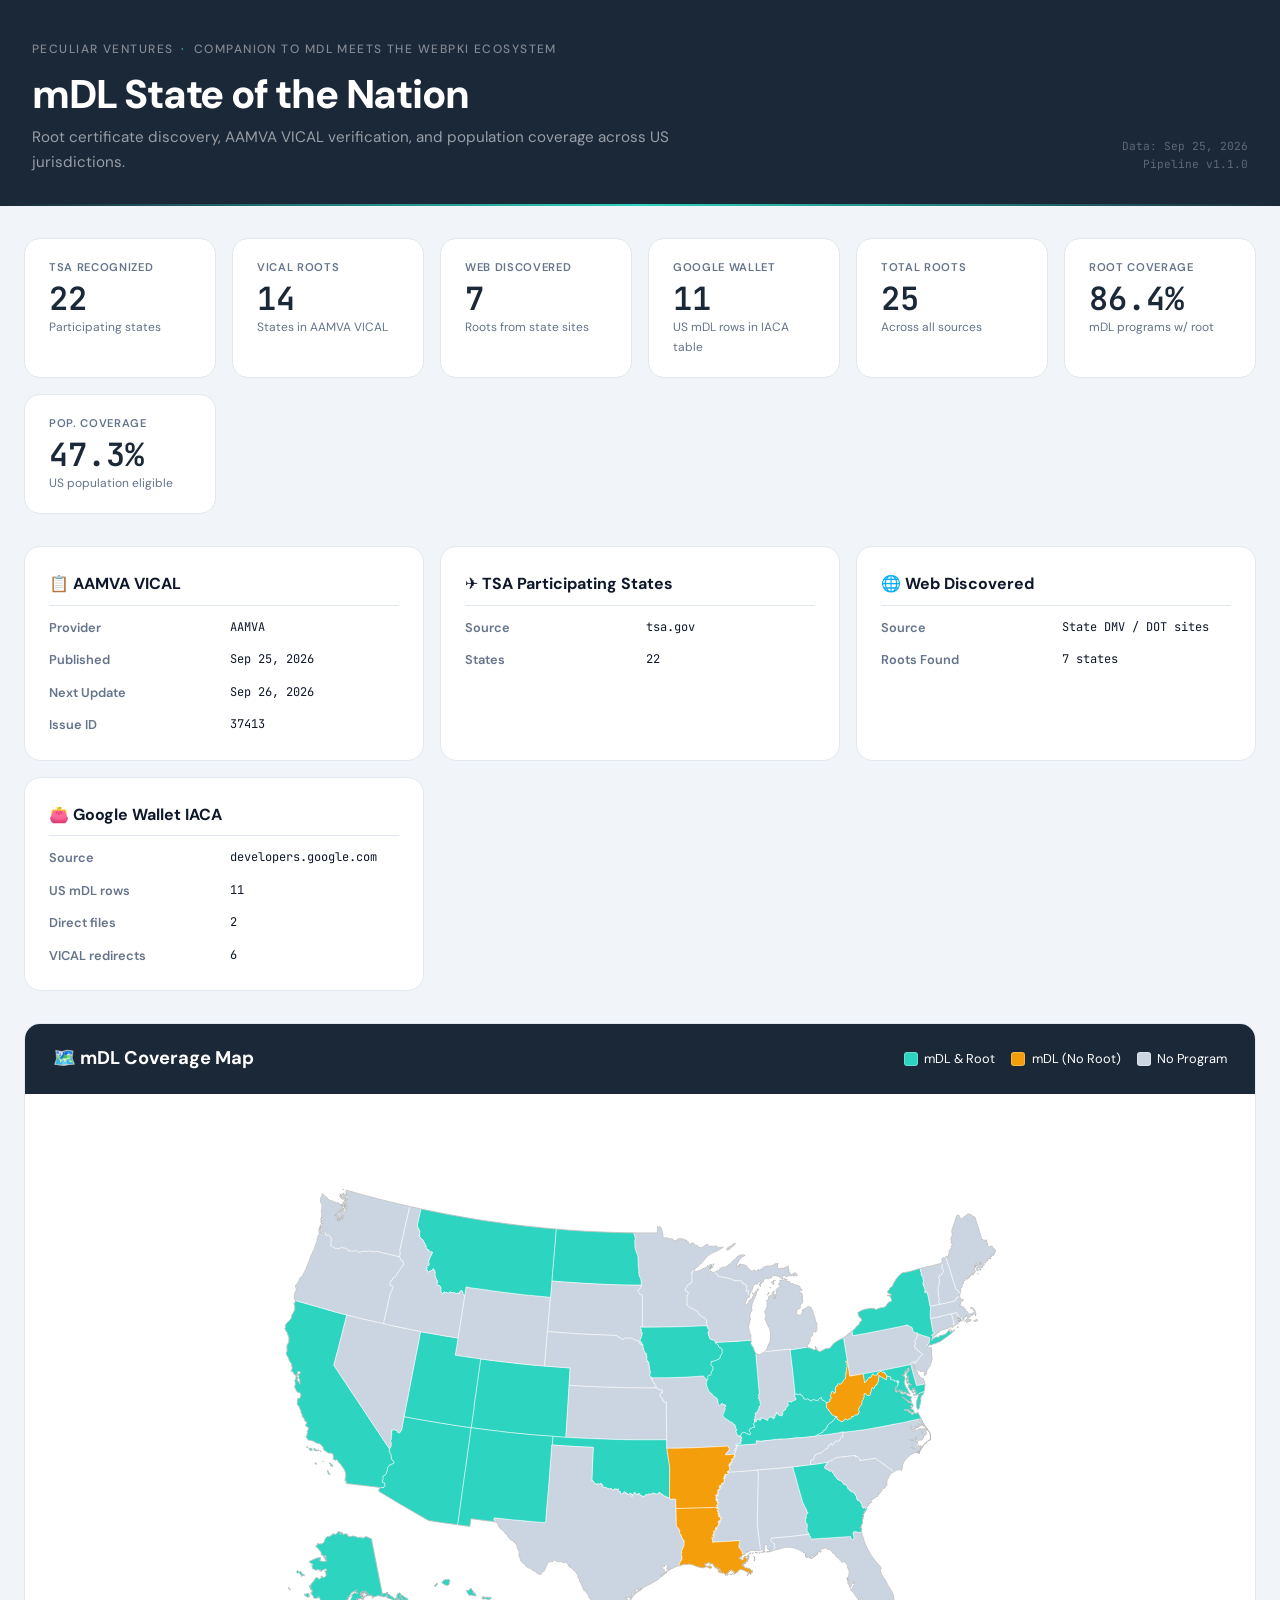
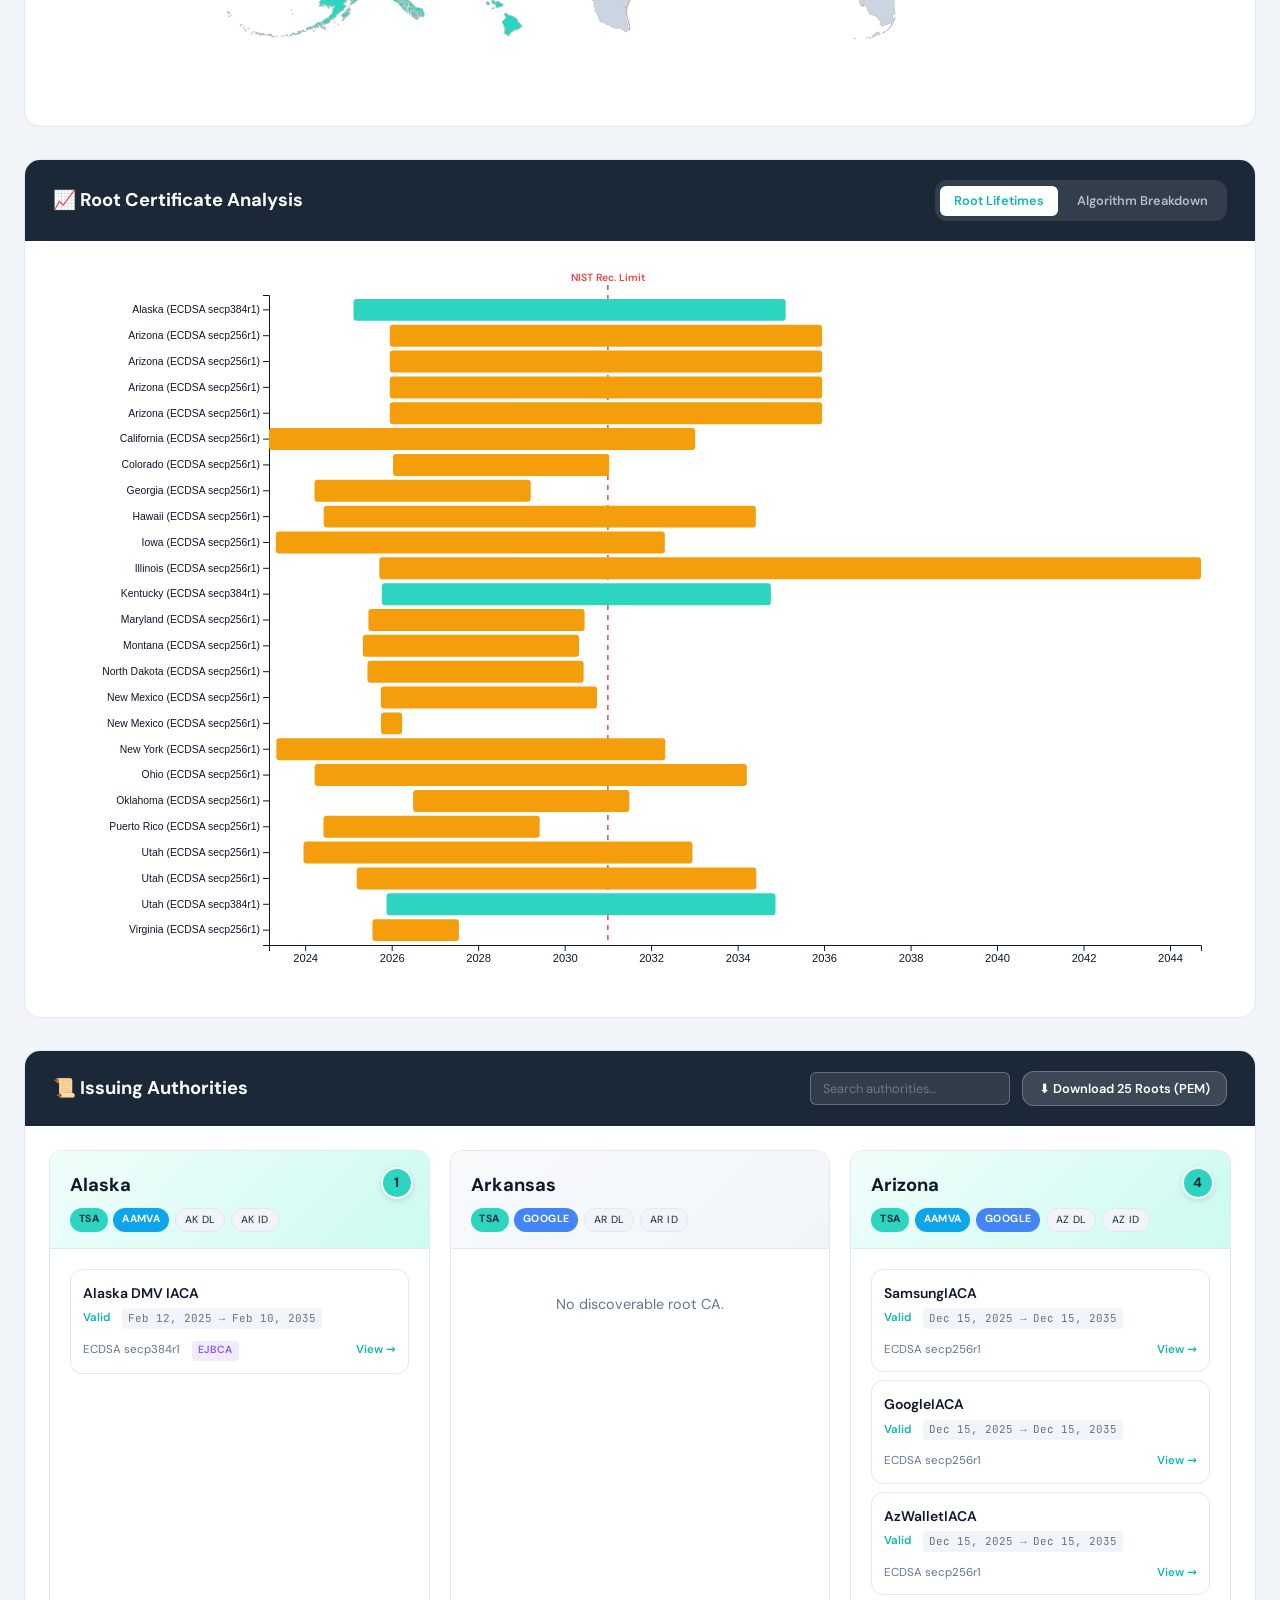
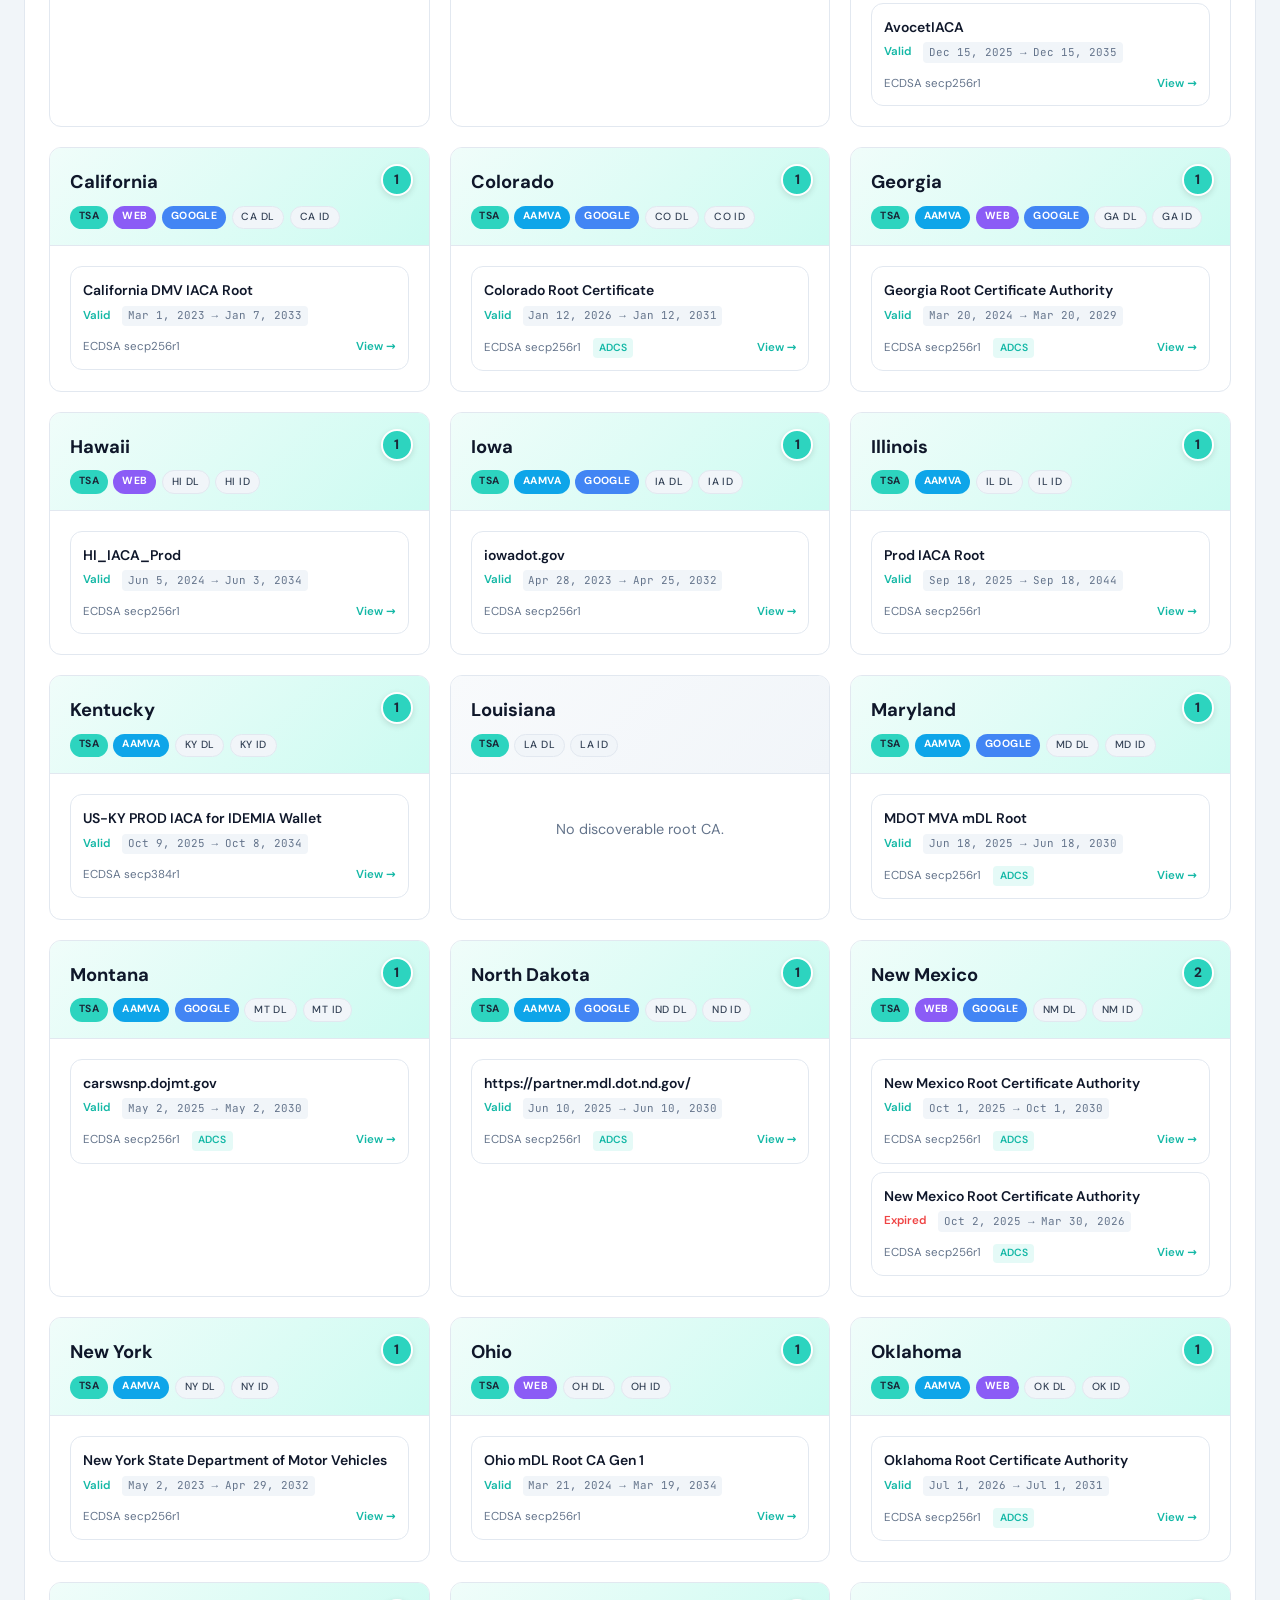
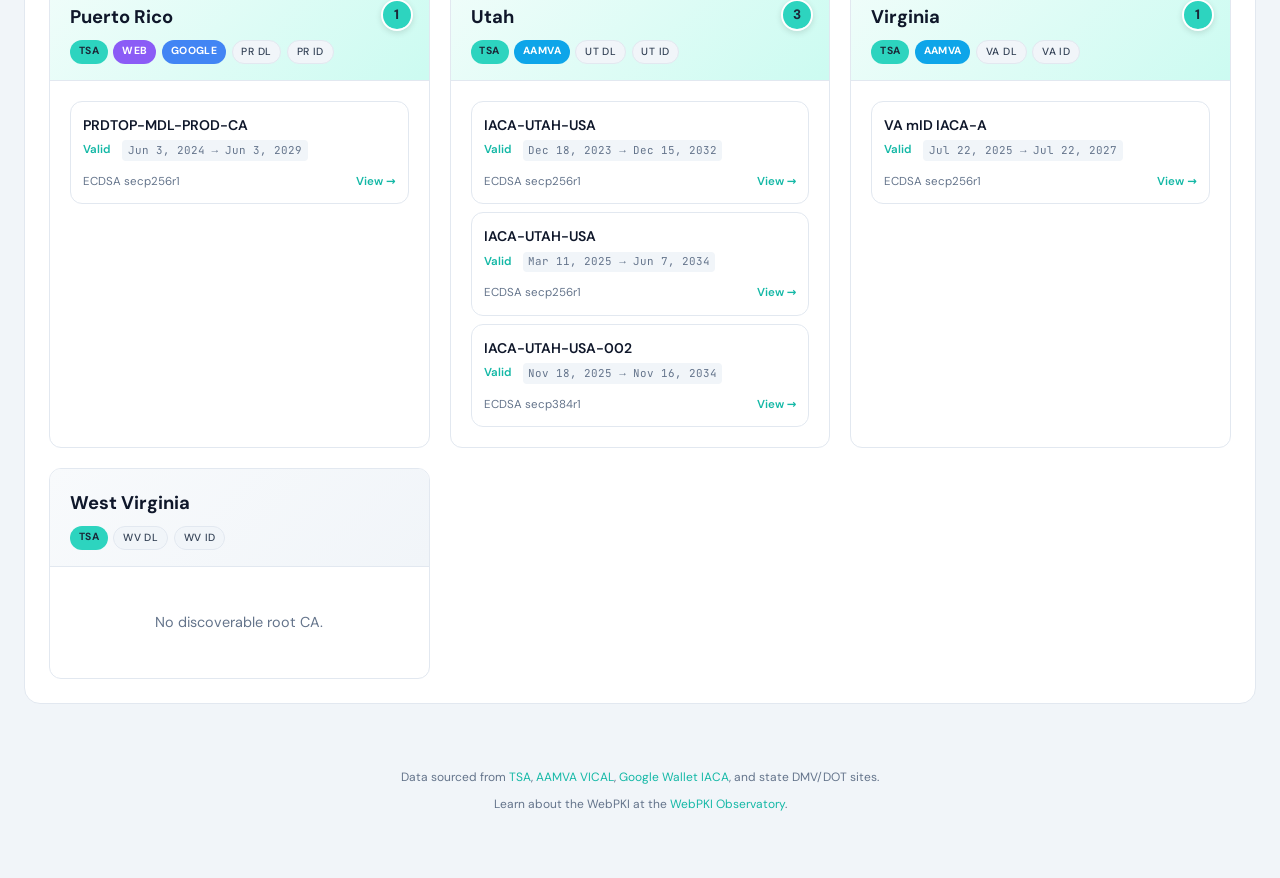
<file: docs/index.html>
<!DOCTYPE html>
<html lang="en">
<head>
    <meta charset="UTF-8">
    <meta name="viewport" content="width=device-width, initial-scale=1.0">
    <title>mDL State of the Nation — Peculiar Ventures</title>
    <meta name="description" content="Interactive dashboard tracking mDL deployment across US jurisdictions — root certificate discovery, AAMVA VICAL verification, and population coverage.">
    <link rel="stylesheet" href="assets/fonts/fonts.css">
    <script src="assets/js/d3.min.js"></script>
    <script src="assets/js/topojson-client.min.js"></script>
    <link rel="stylesheet" href="assets/peculiar/peculiar.css">
    <script type="module" src="assets/peculiar/peculiar.esm.js"></script>
    <script nomodule src="assets/peculiar/peculiar.js"></script>
    <style>
        :root {
            --navy: #1B2838;
            --navy-light: #243347;
            --navy-mid: #2a3f55;
            --teal: #2dd4bf;
            --teal-dark: #14b8a6;
            --teal-muted: rgba(45, 212, 191, 0.12);
            --amber: #f59e0b;
            --red: #ef4444;
            --sky: #0ea5e9;
            --violet: #8b5cf6;
            --slate-50: #f8fafc;
            --slate-100: #f1f5f9;
            --slate-200: #e2e8f0;
            --slate-300: #cbd5e1;
            --slate-500: #64748b;
            --slate-700: #334155;
            --slate-900: #0f172a;
            --surface: #ffffff;
            --radius: 0.75rem;
            --radius-lg: 1rem;
        }

        * { margin: 0; padding: 0; box-sizing: border-box; }

        body {
            font-family: 'DM Sans', system-ui, -apple-system, sans-serif;
            background: var(--slate-100);
            color: var(--slate-900);
            line-height: 1.6;
            -webkit-font-smoothing: antialiased;
        }

        /* ── Header ───────────────────────────────────── */
        .header {
            background: var(--navy);
            position: relative;
            overflow: hidden;
        }
        .header::after {
            content: '';
            position: absolute;
            bottom: 0; left: 0; right: 0;
            height: 2px;
            background: linear-gradient(90deg, transparent 0%, var(--teal) 50%, transparent 100%);
        }
        .header-inner {
            max-width: 1320px;
            margin: 0 auto;
            padding: 2.5rem 2rem 2rem;
            position: relative;
            z-index: 1;
        }
        .header-brand {
            display: flex;
            align-items: center;
            gap: 0.5rem;
            font-size: 0.75rem;
            font-weight: 500;
            color: rgba(255,255,255,0.45);
            letter-spacing: 0.12em;
            text-transform: uppercase;
            margin-bottom: 0.75rem;
        }
        .header-brand .dot { color: var(--teal); }
        .header h1 {
            font-size: clamp(1.75rem, 4vw, 2.5rem);
            font-weight: 800;
            letter-spacing: -0.03em;
            background: linear-gradient(135deg, #fff 40%, var(--teal) 100%);
            -webkit-background-clip: text;
            background-clip: text;
            color: transparent;
            line-height: 1.15;
        }
        .header-sub {
            color: rgba(255,255,255,0.55);
            font-size: 0.95rem;
            max-width: 640px;
            margin-top: 0.5rem;
        }
        .header-meta {
            position: absolute;
            right: 2rem;
            bottom: 2rem;
            text-align: right;
            font-size: 0.7rem;
            color: rgba(255,255,255,0.3);
            font-family: 'JetBrains Mono', monospace;
        }
        @media (max-width: 768px) {
            .header-meta { position: static; margin-top: 1rem; text-align: left; }
        }

        /* ── Layout ───────────────────────────────────── */
        .container {
            max-width: 1320px;
            margin: 0 auto;
            padding: 2rem 1.5rem;
        }

        /* ── Stat Cards ──────────────────────────────── */
        .stats-row {
            display: grid;
            grid-template-columns: repeat(auto-fit, minmax(175px, 1fr));
            gap: 1rem;
            margin-bottom: 2rem;
        }
        .stat-card {
            background: var(--surface);
            border-radius: var(--radius-lg);
            padding: 1.25rem 1.5rem;
            border: 1px solid var(--slate-200);
            position: relative;
            overflow: hidden;
            transition: transform 0.2s, box-shadow 0.2s;
        }
        .stat-card::before {
            content: '';
            position: absolute;
            top: 0; left: 0; right: 0;
            height: 3px;
            background: var(--teal);
            transform: scaleX(0);
            transform-origin: left;
            transition: transform 0.25s;
        }
        .stat-card:hover { transform: translateY(-2px); box-shadow: 0 8px 24px rgba(0,0,0,0.08); }
        .stat-card:hover::before { transform: scaleX(1); }
        .stat-label {
            font-size: 0.7rem;
            font-weight: 600;
            text-transform: uppercase;
            letter-spacing: 0.06em;
            color: var(--slate-500);
            margin-bottom: 0.25rem;
        }
        .stat-value {
            font-size: 2rem;
            font-weight: 800;
            color: var(--navy);
            line-height: 1.1;
            font-family: 'JetBrains Mono', monospace;
        }
        .stat-note {
            font-size: 0.75rem;
            color: var(--slate-500);
            margin-top: 0.15rem;
        }

        /* ── Section panels ──────────────────────────── */
        .panel {
            background: var(--surface);
            border-radius: var(--radius-lg);
            border: 1px solid var(--slate-200);
            overflow: hidden;
            margin-bottom: 2rem;
        }
        .panel-head {
            background: var(--navy);
            color: white;
            padding: 1.25rem 1.75rem;
            display: flex;
            justify-content: space-between;
            align-items: center;
            flex-wrap: wrap;
            gap: 0.75rem;
        }
        .panel-title {
            font-size: 1.15rem;
            font-weight: 700;
            display: flex;
            align-items: center;
            gap: 0.5rem;
        }
        .panel-body { padding: 1.5rem; }

        /* ── Map ─────────────────────────────────────── */
        .map-wrap {
            display: flex;
            justify-content: center;
            padding: 1rem;
        }
        .map-wrap svg { width: 100%; max-width: 960px; height: auto; }
        .state-path {
            stroke: #fff;
            stroke-width: 0.5;
            cursor: pointer;
            transition: filter 0.15s, stroke-width 0.15s;
        }
        .state-path:hover { stroke-width: 1.5; stroke: var(--navy); filter: brightness(1.12); }
        .state-mdl-root { fill: var(--teal); }
        .state-mdl-noroot { fill: var(--amber); }
        .state-none { fill: var(--slate-300); }
        .map-legend {
            display: flex;
            gap: 1rem;
            flex-wrap: wrap;
        }
        .legend-item {
            display: flex;
            align-items: center;
            gap: 0.4rem;
            font-size: 0.8rem;
        }
        .legend-swatch {
            width: 14px; height: 14px;
            border-radius: 3px;
            border: 1px solid rgba(255,255,255,0.25);
        }

        /* ── Authority Grid ──────────────────────────── */
        .auth-grid {
            display: grid;
            grid-template-columns: repeat(auto-fill, minmax(380px, 1fr));
            gap: 1.25rem;
            padding: 1.5rem;
        }
        @media (max-width: 480px) { .auth-grid { grid-template-columns: 1fr; } }

        .auth-card {
            border: 1px solid var(--slate-200);
            border-radius: var(--radius);
            overflow: hidden;
            transition: transform 0.2s, box-shadow 0.2s, border-color 0.2s;
            background: var(--surface);
        }
        .auth-card:hover {
            transform: translateY(-3px);
            box-shadow: 0 8px 24px rgba(0,0,0,0.08);
            border-color: var(--teal);
        }
        .auth-card-head {
            padding: 1.25rem 1.25rem 1rem;
            border-bottom: 1px solid var(--slate-200);
            position: relative;
        }
        .auth-card-head.has-roots {
            background: linear-gradient(135deg, #f0fdfa, #ccfbf1);
        }
        .auth-card-head.no-roots {
            background: linear-gradient(135deg, var(--slate-50), var(--slate-100));
        }
        .auth-name {
            font-size: 1.15rem;
            font-weight: 700;
            color: var(--slate-900);
            margin-bottom: 0.5rem;
        }
        .auth-badges {
            display: flex;
            gap: 0.35rem;
            flex-wrap: wrap;
        }
        .badge {
            display: inline-block;
            padding: 0.15rem 0.55rem;
            border-radius: 999px;
            font-size: 0.65rem;
            font-weight: 700;
            text-transform: uppercase;
            letter-spacing: 0.04em;
        }
        .badge-tsa { background: var(--teal); color: var(--navy); }
        .badge-aamva { background: var(--sky); color: #fff; }
        .badge-web { background: var(--violet); color: #fff; }
        .badge-google { background: #4285f4; color: #fff; }
        .badge-wallet {
            background: var(--slate-100);
            color: var(--slate-700);
            border: 1px solid var(--slate-200);
            font-weight: 500;
            text-transform: none;
        }
        .root-count-pip {
            position: absolute;
            top: 1rem; right: 1rem;
            width: 2rem; height: 2rem;
            border-radius: 50%;
            background: var(--teal);
            color: var(--navy);
            font-weight: 800;
            font-size: 0.85rem;
            display: flex;
            align-items: center;
            justify-content: center;
            border: 2px solid white;
            box-shadow: 0 2px 6px rgba(0,0,0,0.12);
        }
        .auth-card-body { padding: 1.25rem; }
        .root-item {
            padding: 0.75rem;
            border: 1px solid var(--slate-200);
            border-radius: var(--radius);
            margin-bottom: 0.5rem;
            cursor: default;
            transition: border-color 0.15s, background 0.15s;
        }
        .root-item:hover {
            border-color: var(--teal);
            background: var(--slate-50);
        }
        .root-item:last-child { margin-bottom: 0; }
        .root-cn {
            font-weight: 600;
            font-size: 0.875rem;
            color: var(--slate-900);
            margin-bottom: 0.25rem;
            overflow: hidden;
            text-overflow: ellipsis;
            white-space: nowrap;
        }
        .root-meta {
            display: flex;
            gap: 0.75rem;
            align-items: center;
            flex-wrap: wrap;
            font-size: 0.72rem;
            color: var(--slate-500);
        }
        .root-meta code {
            font-family: 'JetBrains Mono', monospace;
            background: var(--slate-100);
            padding: 0.1rem 0.35rem;
            border-radius: 4px;
            font-size: 0.68rem;
        }
        .status-valid { color: var(--teal-dark); font-weight: 600; }
        .status-expired { color: var(--red); font-weight: 600; }
        .tag-chip {
            display: inline-block;
            padding: 0.1rem 0.4rem;
            border-radius: 4px;
            font-size: 0.65rem;
            font-weight: 600;
        }
        .tag-EJBCA { background: rgba(139,92,246,0.12); color: var(--violet); }
        .tag-ADCS { background: var(--teal-muted); color: var(--teal-dark); }
        .tag-Entrust { background: var(--teal-muted); color: var(--teal-dark); }

        .no-roots-msg {
            text-align: center;
            padding: 1.5rem;
            color: var(--slate-500);
            font-size: 0.9rem;
        }

        /* ── Data source cards ───────────────────────── */
        .sources-row {
            display: grid;
            grid-template-columns: repeat(auto-fit, minmax(300px, 1fr));
            gap: 1rem;
            margin-bottom: 2rem;
        }
        .source-card {
            background: var(--surface);
            border-radius: var(--radius-lg);
            border: 1px solid var(--slate-200);
            padding: 1.5rem;
        }
        .source-card h3 {
            font-size: 1rem;
            font-weight: 700;
            margin-bottom: 0.75rem;
            padding-bottom: 0.5rem;
            border-bottom: 1px solid var(--slate-200);
        }
        .source-detail {
            display: grid;
            grid-template-columns: 1fr 1fr;
            gap: 0.75rem;
            font-size: 0.8rem;
        }
        .source-detail dt {
            color: var(--slate-500);
            font-weight: 600;
        }
        .source-detail dd {
            color: var(--slate-900);
            font-family: 'JetBrains Mono', monospace;
            font-size: 0.75rem;
            word-break: break-all;
        }

        /* ── Charts ──────────────────────────────────── */
        .chart-tabs {
            display: flex;
            gap: 0.35rem;
            background: rgba(255,255,255,0.1);
            padding: 0.35rem;
            border-radius: var(--radius);
        }
        .chart-tab {
            background: transparent;
            border: none;
            color: rgba(255,255,255,0.65);
            padding: 0.4rem 0.85rem;
            border-radius: 6px;
            cursor: pointer;
            font-weight: 600;
            font-size: 0.8rem;
            font-family: inherit;
            transition: all 0.15s;
        }
        .chart-tab:hover { background: rgba(255,255,255,0.15); color: #fff; }
        .chart-tab.active { background: #fff; color: var(--teal-dark); }
        .chart-area { min-height: 420px; position: relative; }
        .chart-view { display: none; }
        .chart-view.active { display: block; }
        .chart-area svg { width: 100%; height: auto; }
        .gantt-bar { cursor: pointer; transition: filter 0.15s; }
        .gantt-bar:hover { filter: brightness(1.15); }

        /* ── Search / Filter ─────────────────────────── */
        .filter-bar {
            display: flex;
            gap: 1rem;
            align-items: center;
            flex-wrap: wrap;
        }
        .filter-bar input {
            padding: 0.6rem 1rem;
            border: 2px solid var(--slate-200);
            border-radius: var(--radius);
            font-size: 0.85rem;
            font-family: inherit;
            width: 260px;
            max-width: 100%;
            transition: border-color 0.2s;
        }
        .filter-bar input:focus {
            outline: none;
            border-color: var(--teal);
        }
        .download-btn {
            background: rgba(255,255,255,0.15);
            color: white;
            border: 1px solid rgba(255,255,255,0.25);
            padding: 0.5rem 1rem;
            border-radius: var(--radius);
            font-size: 0.8rem;
            font-weight: 600;
            cursor: pointer;
            font-family: inherit;
            transition: background 0.15s;
        }
        .download-btn:hover { background: rgba(255,255,255,0.25); }
        .download-btn:disabled { opacity: 0.4; cursor: not-allowed; }

        /* ── Tooltip ─────────────────────────────────── */
        .tooltip {
            position: fixed;
            background: var(--navy);
            color: white;
            padding: 0.5rem 0.75rem;
            border-radius: 6px;
            font-size: 0.8rem;
            pointer-events: none;
            z-index: 999;
            opacity: 0;
            transition: opacity 0.15s;
            max-width: 260px;
            box-shadow: 0 4px 12px rgba(0,0,0,0.25);
        }
        .tooltip.visible { opacity: 1; }
        .tooltip strong { display: block; margin-bottom: 0.15rem; }

        /* ── Cert Viewer Modal ─────────────────────── */
        .cert-modal {
            position: fixed;
            inset: 0;
            background: rgba(27, 40, 56, 0.75);
            backdrop-filter: blur(6px);
            z-index: 1000;
            display: none;
            align-items: center;
            justify-content: center;
            padding: 1.5rem;
        }
        .cert-modal.visible { display: flex; }
        .cert-modal-inner {
            background: var(--slate-50);
            border-radius: var(--radius-lg);
            width: 100%;
            max-width: 900px;
            max-height: 90vh;
            display: flex;
            flex-direction: column;
            box-shadow: 0 25px 50px rgba(0,0,0,0.25);
            animation: slideUp 0.3s ease;
        }
        @keyframes slideUp {
            from { transform: translateY(20px); opacity: 0; }
            to { transform: translateY(0); opacity: 1; }
        }
        .cert-modal-head {
            padding: 1rem 1.5rem;
            border-bottom: 1px solid var(--slate-200);
            display: flex;
            justify-content: space-between;
            align-items: center;
            background: var(--surface);
            border-radius: var(--radius-lg) var(--radius-lg) 0 0;
        }
        .cert-modal-title {
            font-weight: 700;
            font-size: 1rem;
            color: var(--slate-900);
            overflow: hidden;
            text-overflow: ellipsis;
            white-space: nowrap;
            flex: 1;
            margin-right: 1rem;
        }
        .cert-modal-close {
            background: none;
            border: none;
            font-size: 1.5rem;
            cursor: pointer;
            color: var(--slate-500);
            padding: 0.25rem;
            border-radius: 6px;
            line-height: 1;
            transition: all 0.15s;
        }
        .cert-modal-close:hover {
            background: var(--slate-100);
            color: var(--slate-900);
        }
        .cert-modal-body {
            padding: 1.5rem;
            overflow-y: auto;
            flex: 1;
        }

        /* ── Cert Info Grid (pure-data viewer) ───────── */
        .cert-info-grid {
            display: grid;
            grid-template-columns: repeat(auto-fill, minmax(200px, 1fr));
            gap: 1rem;
            margin-bottom: 1.5rem;
        }
        .cert-info-cell {
            padding: 0.75rem 1rem;
            background: var(--surface);
            border: 1px solid var(--slate-200);
            border-radius: 8px;
        }
        .cert-info-label {
            font-size: 0.7rem;
            font-weight: 600;
            text-transform: uppercase;
            letter-spacing: 0.05em;
            color: var(--slate-500);
            margin-bottom: 0.25rem;
        }
        .cert-info-value {
            font-size: 0.9rem;
            font-weight: 600;
            color: var(--slate-900);
        }

        /* ── Footer ──────────────────────────────────── */
        .footer {
            text-align: center;
            padding: 2rem;
            font-size: 0.75rem;
            color: var(--slate-500);
        }
        .footer a { color: var(--teal-dark); text-decoration: none; }
        .footer a:hover { text-decoration: underline; }

        /* ── Loading ─────────────────────────────────── */
        .loading-wrap {
            display: flex;
            flex-direction: column;
            align-items: center;
            justify-content: center;
            min-height: 50vh;
            gap: 1rem;
        }
        .spinner {
            width: 40px; height: 40px;
            border: 3px solid var(--slate-200);
            border-top-color: var(--teal);
            border-radius: 50%;
            animation: spin 0.8s linear infinite;
        }
        @keyframes spin { to { transform: rotate(360deg); } }

        /* ── Nist line ───────────────────────────────── */
        .nist-line { stroke: var(--red); stroke-width: 1.5; stroke-dasharray: 5,5; }

        /* ── Mobile responsiveness ───────────────────────────────── */
        @media (max-width: 640px) {
            .header-inner { padding: 1.5rem 1rem 1.25rem; }
            .header h1 { font-size: 1.5rem; }
            .header-sub { font-size: 0.85rem; }
            .container { padding: 1rem 0.75rem; }
            .stats-row { grid-template-columns: repeat(2, 1fr); gap: 0.65rem; }
            .stat-card { padding: 0.9rem 1rem; }
            .stat-value { font-size: 1.5rem; }
            .panel-head { padding: 1rem 1.1rem; flex-direction: column; align-items: flex-start; }
            .panel-body { padding: 1rem; }
            .panel-title { font-size: 1rem; }
            .chart-tabs { width: 100%; display: flex; }
            .chart-tab { flex: 1; text-align: center; padding: 0.4rem 0.5rem; font-size: 0.75rem; }
            .sources-row { grid-template-columns: 1fr; }
            .auth-grid { grid-template-columns: 1fr !important; }
            .auth-card-head { padding: 0.85rem 1rem; }
            .auth-name { font-size: 0.95rem; }
            .root-meta { flex-wrap: wrap; gap: 0.25rem; font-size: 0.65rem; }
            .root-meta code { font-size: 0.6rem; }
            .download-btn { width: 100%; justify-content: center; }
            #auth-search { width: 100% !important; }
            .map-legend { gap: 0.6rem; }
            .legend-item { font-size: 0.72rem; }
            .cert-modal-inner { margin: 0.5rem; border-radius: 0.75rem; max-height: 95vh; }
            .cert-modal-body { padding: 0.75rem; }
        }
        @media (max-width: 480px) {
            .stat-value { font-size: 1.35rem; }
        }
        @media (min-width: 641px) and (max-width: 900px) {
            .stats-row { grid-template-columns: repeat(3, 1fr); }
            .auth-grid { grid-template-columns: repeat(2, 1fr) !important; }
        }
    </style>
</head>
<body>

<header class="header">
    <div class="header-inner">
        <div class="header-brand">
            <a href="https://peculiarventures.com" target="_blank" style="color:inherit;text-decoration:none;">Peculiar Ventures</a>
            <span class="dot">&middot;</span>
            <span>Companion to mDL Meets the WebPKI Ecosystem</span>
        </div>
        <h1>mDL State of the Nation</h1>
        <p class="header-sub">Root certificate discovery, AAMVA VICAL verification, and population coverage across US jurisdictions.</p>
        <div class="header-meta">
            <div id="generated-time">Loading...</div>
            <div>Pipeline v<span id="pipeline-version">–</span></div>
        </div>
    </div>
</header>

<div class="container" id="app">
    <div class="loading-wrap" id="loading">
        <div class="spinner"></div>
        <div style="color: var(--slate-500); font-size: 0.9rem;">Loading dashboard data…</div>
    </div>
</div>

<div class="tooltip" id="tooltip"></div>

<div class="cert-modal" id="cert-modal">
    <div class="cert-modal-inner">
        <div class="cert-modal-head">
            <div class="cert-modal-title" id="cert-modal-title">Certificate Details</div>
            <button class="cert-modal-close" onclick="closeCertModal()" title="Close (Esc)">&times;</button>
        </div>
        <div class="cert-modal-body" id="cert-modal-body"></div>
    </div>
</div>

<script id="inline-data">window.DASHBOARD_DATA = {"_generated":"2026-09-25T16:27:24.974874+00:00","_pipeline_version":"1.1.0","stats":{"tsa_recognized":22,"vical_authorities":14,"web_discovered":7,"google_listed":11,"google_files":2,"total_roots":25,"root_coverage_pct":86.4,"population_coverage_pct":47.3},"vical_meta":{"vical_provider":"AAMVA","date":"2026-09-25T07:32:24+00:00","next_update":"2026-09-26T07:32:24+00:00","vical_issue_id":37413,"version":"1.0"},"google_meta":{"source":"https://developers.google.com/wallet/identity/verify/supported-issuers-iaca-certs","listed_states":["AZ","AR","CA","CO","GA","IA","MD","MT","NM","ND","PR"],"file_states":["CA","NM"],"vical_states":["AZ","CO","GA","MD","MT","ND"],"page_states":["AR","IA","PR"],"non_us_count":7},"map_states":{"NM":"mdl_with_root","IL":"mdl_with_root","NY":"mdl_with_root","CA":"mdl_with_root","KY":"mdl_with_root","GA":"mdl_with_root","IA":"mdl_with_root","HI":"mdl_with_root","MD":"mdl_with_root","ND":"mdl_with_root","OK":"mdl_with_root","PR":"mdl_with_root","LA":"mdl_no_root","MT":"mdl_with_root","AZ":"mdl_with_root","AK":"mdl_with_root","AR":"mdl_no_root","OH":"mdl_with_root","WV":"mdl_no_root","UT":"mdl_with_root","VA":"mdl_with_root","CO":"mdl_with_root"},"authorities":[{"name":"Alaska","abbr":"AK","sources":["TSA","AAMVA"],"eligible_ids":["AK DL","AK ID"],"roots":[{"fingerprint_sha256":"f0da3dbe4305223e792414c5de5202546e30dc07c3b16a4b8b1e21c444ae9c5c","subject_cn":"Alaska DMV IACA","subject_full":"C=US,ST=AK,O=Alaska DMV,CN=Alaska DMV IACA","not_before":"2025-02-12T23:22:38+00:00","not_after":"2035-02-10T23:22:37+00:00","algorithm":"ECDSA","key_detail":"secp384r1","tags":["EJBCA"],"state":"AK","source":"AAMVA"}]},{"name":"Arkansas","abbr":"AR","sources":["TSA","Google"],"eligible_ids":["AR DL","AR ID"],"roots":[]},{"name":"Arizona","abbr":"AZ","sources":["TSA","AAMVA","Google"],"eligible_ids":["AZ DL","AZ ID"],"roots":[{"fingerprint_sha256":"ce5e1844eb2f1453232a04ab5850ce264ae27ad940b4d13f47ccd7446a516ffd","subject_cn":"SamsungIACA","subject_full":"L=Phoenix,ST=US-AZ,C=US,OU=IT,O=Arizona Department of Transportation,CN=SamsungIACA","not_before":"2025-12-15T18:27:11+00:00","not_after":"2035-12-15T18:27:11+00:00","algorithm":"ECDSA","key_detail":"secp256r1","tags":[],"state":"AZ","source":"AAMVA"},{"fingerprint_sha256":"cba92976e03a40064f0f6f37f4b2a9ef039487951dd1125f59a099be305ee463","subject_cn":"GoogleIACA","subject_full":"L=Phoenix,ST=US-AZ,C=US,OU=IT,O=Arizona Department of Transportation,CN=GoogleIACA","not_before":"2025-12-15T18:25:37+00:00","not_after":"2035-12-15T18:25:37+00:00","algorithm":"ECDSA","key_detail":"secp256r1","tags":[],"state":"AZ","source":"AAMVA"},{"fingerprint_sha256":"116d21b707180295329d9c3835f7fdaa3d58a945a2635987abed985e28524ab4","subject_cn":"AzWalletIACA","subject_full":"L=Phoenix,ST=US-AZ,C=US,OU=IT,O=Arizona Department of Transportation,CN=AzWalletIACA","not_before":"2025-12-15T18:21:22+00:00","not_after":"2035-12-15T18:21:22+00:00","algorithm":"ECDSA","key_detail":"secp256r1","tags":[],"state":"AZ","source":"AAMVA"},{"fingerprint_sha256":"1f3a4a6fe42ca4b2f64b4957971607b3ecd62406e0631721168f02aafd9f6b8a","subject_cn":"AvocetIACA","subject_full":"L=Phoenix,ST=US-AZ,C=US,OU=IT,O=Arizona Department of Transportation,CN=AvocetIACA","not_before":"2025-12-15T18:23:58+00:00","not_after":"2035-12-15T18:23:58+00:00","algorithm":"ECDSA","key_detail":"secp256r1","tags":[],"state":"AZ","source":"AAMVA"}]},{"name":"California","abbr":"CA","sources":["TSA","Web","Google"],"eligible_ids":["CA DL","CA ID"],"roots":[{"fingerprint_sha256":"aeca3c4494a6b66ad32805ce9391388fd3b4b0890e420ea62fc2b097cea23c5d","subject_cn":"California DMV IACA Root","subject_full":"CN=California DMV IACA Root,O=CA-DMV,ST=US-CA,C=US","not_before":"2023-03-01T17:17:39+00:00","not_after":"2033-01-07T17:17:39+00:00","algorithm":"ECDSA","key_detail":"secp256r1","tags":[],"state":"CA","source":"Web"}]},{"name":"Colorado","abbr":"CO","sources":["TSA","AAMVA","Google"],"eligible_ids":["CO DL","CO ID"],"roots":[{"fingerprint_sha256":"6468ba616a6de1f543bf16e9c75882a64df2d0bb7e38b197caf2441dbc60e232","subject_cn":"Colorado Root Certificate","subject_full":"CN=Colorado Root Certificate,OU=CO DRIVES,O=Colorado Department of Revenue,L=Denver,C=US,ST=US-CO","not_before":"2026-01-12T07:00:00+00:00","not_after":"2031-01-12T07:00:00+00:00","algorithm":"ECDSA","key_detail":"secp256r1","tags":["ADCS"],"state":"CO","source":"AAMVA"}]},{"name":"Georgia","abbr":"GA","sources":["TSA","AAMVA","Web","Google"],"eligible_ids":["GA DL","GA ID"],"roots":[{"fingerprint_sha256":"9181aaa38802325b25e6d5aac973370aafc1a1561c4f1bae03a8bcf0bdaac0fc","subject_cn":"Georgia Root Certificate Authority","subject_full":"CN=Georgia Root Certificate Authority,OU=DRIVES,O=Georgia Department of Driver Services,L=Conyers,C=US,ST=US-GA","not_before":"2024-03-20T04:00:00+00:00","not_after":"2029-03-20T04:00:00+00:00","algorithm":"ECDSA","key_detail":"secp256r1","tags":["ADCS"],"state":"GA","source":"AAMVA"}]},{"name":"Hawaii","abbr":"HI","sources":["TSA","Web"],"eligible_ids":["HI DL","HI ID"],"roots":[{"fingerprint_sha256":"25bd462a463b6fe838fbcb1a214c74081e6e858f06cd18f4a8cff93605315234","subject_cn":"HI_IACA_Prod","subject_full":"L=Honolulu,CN=HI_IACA_Prod,ST=US-HI,OU=State of Hawaii,O=Department of Transportation,C=US","not_before":"2024-06-05T21:37:24+00:00","not_after":"2034-06-03T22:37:24+00:00","algorithm":"ECDSA","key_detail":"secp256r1","tags":[],"state":"HI","source":"Web"}]},{"name":"Iowa","abbr":"IA","sources":["TSA","AAMVA","Google"],"eligible_ids":["IA DL","IA ID"],"roots":[{"fingerprint_sha256":"b25ff4f3ef3e4841495666b9ffd8b219dcd5f4fcb24b57153bbb5fe8ca29c1ec","subject_cn":"iowadot.gov","subject_full":"CN=iowadot.gov,O=IowaDOT,ST=US-IA,C=US","not_before":"2023-04-28T19:09:44+00:00","not_after":"2032-04-25T19:09:44+00:00","algorithm":"ECDSA","key_detail":"secp256r1","tags":[],"state":"IA","source":"AAMVA"}]},{"name":"Illinois","abbr":"IL","sources":["TSA","AAMVA"],"eligible_ids":["IL DL","IL ID"],"roots":[{"fingerprint_sha256":"9e8b5e18ffe9d27e9ce70eb7435dc7b72ea2a77155614d4adb96a07c4f7e8169","subject_cn":"Prod IACA Root","subject_full":"CN=Prod IACA Root,OU=IT,O=Illinois Secretary of State,L=Springfield,ST=US-IL,C=US","not_before":"2025-09-18T19:46:46+00:00","not_after":"2044-09-18T19:46:46+00:00","algorithm":"ECDSA","key_detail":"secp256r1","tags":[],"state":"IL","source":"AAMVA"}]},{"name":"Kentucky","abbr":"KY","sources":["TSA","AAMVA"],"eligible_ids":["KY DL","KY ID"],"roots":[{"fingerprint_sha256":"c3e3c64029c666a69590e2524f66945b2fa09691c616a83a72ef6465d45a0889","subject_cn":"US-KY PROD IACA for IDEMIA Wallet","subject_full":"CN=US-KY PROD IACA for IDEMIA Wallet,O=Kentucky Transportation Cabinet,ST=US-KY,C=US","not_before":"2025-10-09T18:17:31+00:00","not_after":"2034-10-08T18:17:31+00:00","algorithm":"ECDSA","key_detail":"secp384r1","tags":[],"state":"KY","source":"AAMVA"}]},{"name":"Louisiana","abbr":"LA","sources":["TSA"],"eligible_ids":["LA DL","LA ID"],"roots":[]},{"name":"Maryland","abbr":"MD","sources":["TSA","AAMVA","Google"],"eligible_ids":["MD DL","MD ID"],"roots":[{"fingerprint_sha256":"b6dbcf05d84474d02fe4ed5b56d4e1f68d7190c1e4a6e72094993aa8bdba63aa","subject_cn":"MDOT MVA mDL Root","subject_full":"CN=MDOT MVA mDL Root,O=Maryland MVA,L=Glen Burnie,C=US,ST=US-MD","not_before":"2025-06-18T06:00:00+00:00","not_after":"2030-06-18T06:00:00+00:00","algorithm":"ECDSA","key_detail":"secp256r1","tags":["ADCS"],"state":"MD","source":"AAMVA"}]},{"name":"Montana","abbr":"MT","sources":["TSA","AAMVA","Google"],"eligible_ids":["MT DL","MT ID"],"roots":[{"fingerprint_sha256":"d0f9f9ac7ec847c245b5d7ba106c31dd727b31c8c5e658a153bde83af5c347cf","subject_cn":"carswsnp.dojmt.gov","subject_full":"CN=carswsnp.dojmt.gov,OU=Montana Motor Vehicle Division,O=Montana Department of Justice,L=Helena,C=US,ST=US-MT","not_before":"2025-05-02T06:00:00+00:00","not_after":"2030-05-02T06:00:00+00:00","algorithm":"ECDSA","key_detail":"secp256r1","tags":["ADCS"],"state":"MT","source":"AAMVA"}]},{"name":"North Dakota","abbr":"ND","sources":["TSA","AAMVA","Google"],"eligible_ids":["ND DL","ND ID"],"roots":[{"fingerprint_sha256":"47d92245a85b1a34808f5eb08f7289f43a7de864d7a076718596580aad48c962","subject_cn":"https://partner.mdl.dot.nd.gov/","subject_full":"CN=https://partner.mdl.dot.nd.gov/,OU=LEGEND,O=North Dakota Department of Transportation,L=Bismarck,C=US,ST=US-ND","not_before":"2025-06-10T06:00:00+00:00","not_after":"2030-06-10T06:00:00+00:00","algorithm":"ECDSA","key_detail":"secp256r1","tags":["ADCS"],"state":"ND","source":"AAMVA"}]},{"name":"New Mexico","abbr":"NM","sources":["TSA","Web","Google"],"eligible_ids":["NM DL","NM ID"],"roots":[{"fingerprint_sha256":"c7878ed308233358da7055768a0c20a9dafeda0856eb88c330d2b6658460bce3","subject_cn":"New Mexico Root Certificate Authority","subject_full":"CN=New Mexico Root Certificate Authority,OU=New Mexico Motor Vehicle Division,O=New Mexico Taxation and Revenue Department,L=Santa Fe,C=US,ST=US-NM","not_before":"2025-10-01T06:00:00+00:00","not_after":"2030-10-01T06:00:00+00:00","algorithm":"ECDSA","key_detail":"secp256r1","tags":["ADCS"],"state":"NM","source":"Web"},{"fingerprint_sha256":"e69c8cd35dbf26a6e2c717d01ceb354e156fa1f35b98159dde99831422aae6e5","subject_cn":"New Mexico Root Certificate Authority","subject_full":"CN=New Mexico Root Certificate Authority,OU=New Mexico Motor Vehicle Division,O=New Mexico Taxation and Revenue Department,L=Santa Fe,C=US,ST=US-NM","not_before":"2025-10-02T19:36:17+00:00","not_after":"2026-03-30T06:00:00+00:00","algorithm":"ECDSA","key_detail":"secp256r1","tags":["ADCS"],"state":"NM","source":"Web"}]},{"name":"New York","abbr":"NY","sources":["TSA","AAMVA"],"eligible_ids":["NY DL","NY ID"],"roots":[{"fingerprint_sha256":"570fe94e364e24626c042dae2dfc9b03771f488160f6ce16d56b23f491dc7dc0","subject_cn":"New York State Department of Motor Vehicles","subject_full":"CN=New York State Department of Motor Vehicles,O=New York State Department of Motor Vehicles,ST=US-NY,C=US","not_before":"2023-05-02T17:33:55+00:00","not_after":"2032-04-29T17:33:55+00:00","algorithm":"ECDSA","key_detail":"secp256r1","tags":[],"state":"NY","source":"AAMVA"}]},{"name":"Ohio","abbr":"OH","sources":["TSA","Web"],"eligible_ids":["OH DL","OH ID"],"roots":[{"fingerprint_sha256":"0d3985a06928690e240320838ea1d3b8bac183888254cc9fe25671c8f9ab4760","subject_cn":"Ohio mDL Root CA Gen 1","subject_full":"L=Columbus,CN=Ohio mDL Root CA Gen 1,ST=US-OH,OU=IT,O=Ohio Department of Public Safety,C=US","not_before":"2024-03-21T15:14:48+00:00","not_after":"2034-03-19T16:14:48+00:00","algorithm":"ECDSA","key_detail":"secp256r1","tags":[],"state":"OH","source":"Web"}]},{"name":"Oklahoma","abbr":"OK","sources":["TSA","AAMVA","Web"],"eligible_ids":["OK DL","OK ID"],"roots":[{"fingerprint_sha256":"92d22429f3dd4636ba5edf017b094a83a8f264ef825d95bfb85e58b7925de4e4","subject_cn":"Oklahoma Root Certificate Authority","subject_full":"CN=Oklahoma Root Certificate Authority,OU=BOOST,O=Service Oklahoma,L=Oklahoma City,C=US,ST=US-OK","not_before":"2026-07-01T06:00:00+00:00","not_after":"2031-07-01T06:00:00+00:00","algorithm":"ECDSA","key_detail":"secp256r1","tags":["ADCS"],"state":"OK","source":"AAMVA"}]},{"name":"Puerto Rico","abbr":"PR","sources":["TSA","Web","Google"],"eligible_ids":["PR DL","PR ID"],"roots":[{"fingerprint_sha256":"ded9020bea46090c7540724a69fbb50e814d5ea45333dfe1a78a3cd2a7f27270","subject_cn":"PRDTOP-MDL-PROD-CA","subject_full":"L=San Juan,CN=PRDTOP-MDL-PROD-CA,ST=US-PR,O=PR Department of Transportation and Public Works,C=US","not_before":"2024-06-03T20:11:38+00:00","not_after":"2029-06-03T21:11:38+00:00","algorithm":"ECDSA","key_detail":"secp256r1","tags":[],"state":"PR","source":"Web"}]},{"name":"Utah","abbr":"UT","sources":["TSA","AAMVA"],"eligible_ids":["UT DL","UT ID"],"roots":[{"fingerprint_sha256":"d73a055f1f43de614c6e21b52002bf92bd4afb54ba7cb885d447063ce2f857df","subject_cn":"IACA-UTAH-USA","subject_full":"C=US,ST=US-UT,O=Utah DLD,CN=IACA-UTAH-USA","not_before":"2023-12-18T12:25:47+00:00","not_after":"2032-12-15T12:25:46+00:00","algorithm":"ECDSA","key_detail":"secp256r1","tags":[],"state":"UT","source":"AAMVA"},{"fingerprint_sha256":"0ba07f2f83084a82ff7090859c534ef52a394be38acd18e1b0973ce7ae95376e","subject_cn":"IACA-UTAH-USA","subject_full":"C=US,ST=US-UT,O=Utah DLD,CN=IACA-UTAH-USA","not_before":"2025-03-11T12:49:25+00:00","not_after":"2034-06-07T12:49:24+00:00","algorithm":"ECDSA","key_detail":"secp256r1","tags":[],"state":"UT","source":"AAMVA"},{"fingerprint_sha256":"8007adf2467b5a9b9ca6d9b77e641df958e6af47afafd534c72031a2127eb10d","subject_cn":"IACA-UTAH-USA-002","subject_full":"CN=IACA-UTAH-USA-002,O=Utah DLD,ST=US-UT,C=US","not_before":"2025-11-18T18:10:13+00:00","not_after":"2034-11-16T18:10:13+00:00","algorithm":"ECDSA","key_detail":"secp384r1","tags":[],"state":"UT","source":"AAMVA"}]},{"name":"Virginia","abbr":"VA","sources":["TSA","AAMVA"],"eligible_ids":["VA DL","VA ID"],"roots":[{"fingerprint_sha256":"deb6959d588118ce374444995837ef8ee5cca78c2610542945de58839e16c26a","subject_cn":"VA mID IACA-A","subject_full":"C=US,ST=US-VA,CN=VA mID IACA-A","not_before":"2025-07-22T13:26:02+00:00","not_after":"2027-07-22T13:26:01+00:00","algorithm":"ECDSA","key_detail":"secp256r1","tags":[],"state":"VA","source":"AAMVA"}]},{"name":"West Virginia","abbr":"WV","sources":["TSA"],"eligible_ids":["WV DL","WV ID"],"roots":[]}],"_pem_bundle":[{"state":"AK","subject_cn":"Alaska DMV IACA","pem":"-----BEGIN CERTIFICATE-----\nMIIDcDCCAvagAwIBAgIUX9Ek9pKNP/yYUYu9pf6pyxFM2M4wCgYIKoZIzj0EAwMw\nSTEYMBYGA1UEAwwPQWxhc2thIERNViBJQUNBMRMwEQYDVQQKDApBbGFza2EgRE1W\nMQswCQYDVQQIDAJBSzELMAkGA1UEBhMCVVMwHhcNMjUwMjEyMjMyMjM4WhcNMzUw\nMjEwMjMyMjM3WjBJMRgwFgYDVQQDDA9BbGFza2EgRE1WIElBQ0ExEzARBgNVBAoM\nCkFsYXNrYSBETVYxCzAJBgNVBAgMAkFLMQswCQYDVQQGEwJVUzB2MBAGByqGSM49\nAgEGBSuBBAAiA2IABDMUuKt2Met/TjeB0klqsmfJyBiyc6liSk8s/R2FSwWJT10A\nzaWq3t77Fzl5xrUJfXrZOgmAad+R79nfCDKEw9nOUDyPxwnK+x1Tf56IyV9HEV9S\n5OweERm+HnOLqcYblqOCAZ0wggGZMBIGA1UdEwEB/wQIMAYBAf8CAQAwHwYDVR0j\nBBgwFoAUnG/8jgGkyjyKsmmZHwRklS8YxNQwMQYDVR0SBCowKIEmdXMuZGlzLm5v\ncmFtLml0LmFkbWluc0B0aGFsZXNncm91cC5jb20wMQYDVR0RBCowKIEmdXMuZGlz\nLm5vcmFtLml0LmFkbWluc0B0aGFsZXNncm91cC5jb20wgbAGA1UdHwSBqDCBpTCB\noqCBn6CBnIaBmWh0dHA6Ly9pc3N1aW5nLmFrbWRsLnVzLmFwcC5hei5rZXlmYWN0\nb3JzYWFzLmNvbS9lamJjYS9wdWJsaWN3ZWIvd2ViZGlzdC9jZXJ0ZGlzdD9jbWQ9\nY3JsJmlzc3Vlcj1DTiUzREFsYXNrYStETVYrSUFDQSUyQ08lM0RBbGFza2ErRE1W\nJTJDU1QlM0RBSyUyQ0MlM0RVUzAdBgNVHQ4EFgQUnG/8jgGkyjyKsmmZHwRklS8Y\nxNQwGgYDVR0QBBMwEYEPMjAzMzAyMTAyMzIyMzhaMA4GA1UdDwEB/wQEAwIBBjAK\nBggqhkjOPQQDAwNoADBlAjBo/GoIeq0E6ZJAxUtMfyj3IYsXu9Aucg28yTfDAR0J\n8sqH18j3H9YThID1rFWT3+ECMQDlUAUD4AOg8BdCV9MJoBEMQXXPwa/NxLpRSrps\nhflgNiPYiTEagDl2oH5AglotZmU=\n-----END CERTIFICATE-----\n"},{"state":"AZ","subject_cn":"SamsungIACA","pem":"-----BEGIN CERTIFICATE-----\nMIIDDjCCArSgAwIBAgIUbS0DYiTGz1IeMDHWoLivaokxT4wwCgYIKoZIzj0EAwIw\ngYExFDASBgNVBAMMC1NhbXN1bmdJQUNBMS0wKwYDVQQKDCRBcml6b25hIERlcGFy\ndG1lbnQgb2YgVHJhbnNwb3J0YXRpb24xCzAJBgNVBAsMAklUMQswCQYDVQQGEwJV\nUzEOMAwGA1UECAwFVVMtQVoxEDAOBgNVBAcMB1Bob2VuaXgwHhcNMjUxMjE1MTgy\nNzExWhcNMzUxMjE1MTgyNzExWjCBgTEUMBIGA1UEAwwLU2Ftc3VuZ0lBQ0ExLTAr\nBgNVBAoMJEFyaXpvbmEgRGVwYXJ0bWVudCBvZiBUcmFuc3BvcnRhdGlvbjELMAkG\nA1UECwwCSVQxCzAJBgNVBAYTAlVTMQ4wDAYDVQQIDAVVUy1BWjEQMA4GA1UEBwwH\nUGhvZW5peDBZMBMGByqGSM49AgEGCCqGSM49AwEHA0IABKi2u7sSRIIQ5YoltS+a\nt5Wls9VtEwG9dRxcAEvMZ1YKMug445cCikpFE61SCQ3jIcMJDxElPjhfra5B5xBB\n2OOjggEGMIIBAjAdBgNVHQ4EFgQUlqF+v0cL+HjSp/mVDWPmvHC7j5YwHwYDVR0j\nBBgwFoAUlqF+v0cL+HjSp/mVDWPmvHC7j5YwEgYDVR0TAQH/BAgwBgEB/wIBADAO\nBgNVHQ8BAf8EBAMCAQYwLAYDVR0SBCUwI4YhaHR0cHM6Ly9hemRvdC5nb3YvbXZk\nL2NvbnRhY3QtbXZkMG4GA1UdHwRnMGUwY6BhoF+GXWh0dHBzOi8vbXZtcHVibGlj\nLmJsb2IuY29yZS51c2dvdmNsb3VkYXBpLm5ldC9jZXJ0aWZpY2F0ZS1yZXZvY2F0\naW9uLWxpc3QvMy9NVk1Qcm9kQ0EuY3JsLnBlbTAKBggqhkjOPQQDAgNIADBFAiAY\n+OLsMj5NHFFRrAy43grEAitSvuoA+tMgY2y12bWA9AIhALFLgHY+1Hie1360C0gf\nrLh/tIsPU3eedMQUAssm6Dhe\n-----END CERTIFICATE-----\n"},{"state":"AZ","subject_cn":"GoogleIACA","pem":"-----BEGIN CERTIFICATE-----\nMIIDDTCCArKgAwIBAgIUbh0WpHxXGCJJnLQ4CNAfO4xOetUwCgYIKoZIzj0EAwIw\ngYAxEzARBgNVBAMMCkdvb2dsZUlBQ0ExLTArBgNVBAoMJEFyaXpvbmEgRGVwYXJ0\nbWVudCBvZiBUcmFuc3BvcnRhdGlvbjELMAkGA1UECwwCSVQxCzAJBgNVBAYTAlVT\nMQ4wDAYDVQQIDAVVUy1BWjEQMA4GA1UEBwwHUGhvZW5peDAeFw0yNTEyMTUxODI1\nMzdaFw0zNTEyMTUxODI1MzdaMIGAMRMwEQYDVQQDDApHb29nbGVJQUNBMS0wKwYD\nVQQKDCRBcml6b25hIERlcGFydG1lbnQgb2YgVHJhbnNwb3J0YXRpb24xCzAJBgNV\nBAsMAklUMQswCQYDVQQGEwJVUzEOMAwGA1UECAwFVVMtQVoxEDAOBgNVBAcMB1Bo\nb2VuaXgwWTATBgcqhkjOPQIBBggqhkjOPQMBBwNCAAQpPSXjZG/enrGvVGkdG5OU\nuw0MKbv83S5YGUG6T8E6nWxSHVBv/WZuT7d9zcQ7+P+A0QsUO9NcF1rkeZwlIiAo\no4IBBjCCAQIwHQYDVR0OBBYEFI5FIMbEqJMJrkDYob+Tww9On+o1MB8GA1UdIwQY\nMBaAFI5FIMbEqJMJrkDYob+Tww9On+o1MBIGA1UdEwEB/wQIMAYBAf8CAQAwDgYD\nVR0PAQH/BAQDAgEGMCwGA1UdEgQlMCOGIWh0dHBzOi8vYXpkb3QuZ292L212ZC9j\nb250YWN0LW12ZDBuBgNVHR8EZzBlMGOgYaBfhl1odHRwczovL212bXB1YmxpYy5i\nbG9iLmNvcmUudXNnb3ZjbG91ZGFwaS5uZXQvY2VydGlmaWNhdGUtcmV2b2NhdGlv\nbi1saXN0LzIvTVZNUHJvZENBLmNybC5wZW0wCgYIKoZIzj0EAwIDSQAwRgIhAKML\ntbOTIDtPupTiIk3+4mqA0UNTWHKQZnuluQQwF7tkAiEAogYKBobaThxeZDOXQCWS\nEEF43za4oQMD3+jmvTD6c3M=\n-----END CERTIFICATE-----\n"},{"state":"AZ","subject_cn":"AzWalletIACA","pem":"-----BEGIN CERTIFICATE-----\nMIIDETCCAragAwIBAgIUSNAJ0bZiqfgXuhhD4AIJlZjs66UwCgYIKoZIzj0EAwIw\ngYIxFTATBgNVBAMMDEF6V2FsbGV0SUFDQTEtMCsGA1UECgwkQXJpem9uYSBEZXBh\ncnRtZW50IG9mIFRyYW5zcG9ydGF0aW9uMQswCQYDVQQLDAJJVDELMAkGA1UEBhMC\nVVMxDjAMBgNVBAgMBVVTLUFaMRAwDgYDVQQHDAdQaG9lbml4MB4XDTI1MTIxNTE4\nMjEyMloXDTM1MTIxNTE4MjEyMlowgYIxFTATBgNVBAMMDEF6V2FsbGV0SUFDQTEt\nMCsGA1UECgwkQXJpem9uYSBEZXBhcnRtZW50IG9mIFRyYW5zcG9ydGF0aW9uMQsw\nCQYDVQQLDAJJVDELMAkGA1UEBhMCVVMxDjAMBgNVBAgMBVVTLUFaMRAwDgYDVQQH\nDAdQaG9lbml4MFkwEwYHKoZIzj0CAQYIKoZIzj0DAQcDQgAEE4sYOLSdMehpJnRu\nGOaHJGtjXbNFaPdakUDXM5/VOq6eNoONgLXILnywZXHb5QNoK+imK99Yv6bsEqFO\nLtF3EaOCAQYwggECMB0GA1UdDgQWBBTf4EnyDX5fbTQNkSj6L0wVO02HRTAfBgNV\nHSMEGDAWgBTf4EnyDX5fbTQNkSj6L0wVO02HRTASBgNVHRMBAf8ECDAGAQH/AgEA\nMA4GA1UdDwEB/wQEAwIBBjAsBgNVHRIEJTAjhiFodHRwczovL2F6ZG90Lmdvdi9t\ndmQvY29udGFjdC1tdmQwbgYDVR0fBGcwZTBjoGGgX4ZdaHR0cHM6Ly9tdm1wdWJs\naWMuYmxvYi5jb3JlLnVzZ292Y2xvdWRhcGkubmV0L2NlcnRpZmljYXRlLXJldm9j\nYXRpb24tbGlzdC80L01WTVByb2RDQS5jcmwucGVtMAoGCCqGSM49BAMCA0kAMEYC\nIQDN42PoINqCgCe/dmvnSDpPQ/xvzC2B9P2LEoUY1OVrrwIhAMMJyZSVB9d6sgou\nSx7Ix8bnMCe9sMNEH88Z8eGK35n9\n-----END CERTIFICATE-----\n"},{"state":"AZ","subject_cn":"AvocetIACA","pem":"-----BEGIN CERTIFICATE-----\nMIIDDDCCArKgAwIBAgIUZsrctHYnbX11Hba7eSabGGo1mUwwCgYIKoZIzj0EAwIw\ngYAxEzARBgNVBAMMCkF2b2NldElBQ0ExLTArBgNVBAoMJEFyaXpvbmEgRGVwYXJ0\nbWVudCBvZiBUcmFuc3BvcnRhdGlvbjELMAkGA1UECwwCSVQxCzAJBgNVBAYTAlVT\nMQ4wDAYDVQQIDAVVUy1BWjEQMA4GA1UEBwwHUGhvZW5peDAeFw0yNTEyMTUxODIz\nNThaFw0zNTEyMTUxODIzNThaMIGAMRMwEQYDVQQDDApBdm9jZXRJQUNBMS0wKwYD\nVQQKDCRBcml6b25hIERlcGFydG1lbnQgb2YgVHJhbnNwb3J0YXRpb24xCzAJBgNV\nBAsMAklUMQswCQYDVQQGEwJVUzEOMAwGA1UECAwFVVMtQVoxEDAOBgNVBAcMB1Bo\nb2VuaXgwWTATBgcqhkjOPQIBBggqhkjOPQMBBwNCAAS8JnTTjt2sd2lOhldGkLYk\ntiaf5BeAR5IDWvNhNtZaWNee5EuKeSb7zKFMo7cOJ6Mf1jaEeNh3KncQKd2O4/Px\no4IBBjCCAQIwHQYDVR0OBBYEFII5tVvpzF/qpp4bdaxon2/qEUQ4MB8GA1UdIwQY\nMBaAFII5tVvpzF/qpp4bdaxon2/qEUQ4MBIGA1UdEwEB/wQIMAYBAf8CAQAwDgYD\nVR0PAQH/BAQDAgEGMCwGA1UdEgQlMCOGIWh0dHBzOi8vYXpkb3QuZ292L212ZC9j\nb250YWN0LW12ZDBuBgNVHR8EZzBlMGOgYaBfhl1odHRwczovL212bXB1YmxpYy5i\nbG9iLmNvcmUudXNnb3ZjbG91ZGFwaS5uZXQvY2VydGlmaWNhdGUtcmV2b2NhdGlv\nbi1saXN0LzEvTVZNUHJvZENBLmNybC5wZW0wCgYIKoZIzj0EAwIDSAAwRQIhAPNT\naHC5OEKZHwu/FIBYPJ9LmnmBUs7U7N/KTQ1ZI0cGAiAsE8kqyIpXVRfczTEgHxK4\nhw//tT4AAgN6x37GgUmbKQ==\n-----END CERTIFICATE-----\n"},{"state":"CA","subject_cn":"California DMV IACA Root","pem":"-----BEGIN CERTIFICATE-----\nMIICPzCCAeWgAwIBAgIUXd0okOOM5cylFwc2WNK7D2O+ArAwCgYIKoZIzj0EAwIw\nUTELMAkGA1UEBhMCVVMxDjAMBgNVBAgMBVVTLUNBMQ8wDQYDVQQKDAZDQS1ETVYx\nITAfBgNVBAMMGENhbGlmb3JuaWEgRE1WIElBQ0EgUm9vdDAeFw0yMzAzMDExNzE3\nMzlaFw0zMzAxMDcxNzE3MzlaMFExCzAJBgNVBAYTAlVTMQ4wDAYDVQQIDAVVUy1D\nQTEPMA0GA1UECgwGQ0EtRE1WMSEwHwYDVQQDDBhDYWxpZm9ybmlhIERNViBJQUNB\nIFJvb3QwWTATBgcqhkjOPQIBBggqhkjOPQMBBwNCAARgzKB5QsRXYGxmIapA3ilL\noXCDxgTMI2JArA72VQ9gL2DIKkBAclKYtix7vQwUbhbH76mnmbOFSxYlCJtilfl1\no4GaMIGXMB0GA1UdDgQWBBS7fXVnknpvz59ye7gK9zcvnAxQNjASBgNVHRMBAf8E\nCDAGAQH/AgEAMA4GA1UdDwEB/wQEAwIBBjAfBgNVHRIEGDAWgRRpYWNhLXJvb3RA\nZG12LmNhLmdvdjAxBgNVHR8EKjAoMCagJKAihiBodHRwczovL2NybC5kbXYuY2Eu\nZ292L2lhY2Evcm9vdDAKBggqhkjOPQQDAgNIADBFAiAJriK4wEUzgDCK++tIIW+g\nXASUIIcG/XhBNxuk2uHd7QIhAKWC8LFaM8qFsvlujtZZf647zD8BBc6kicj1Imw/\nwujS\n-----END CERTIFICATE-----\n"},{"state":"CO","subject_cn":"Colorado Root Certificate","pem":"-----BEGIN CERTIFICATE-----\nMIIDBTCCAqqgAwIBAgIUAOugsa1Q/HPTqJH2JzwqYc+xIiwwCgYIKoZIzj0EAwIw\ngY8xDjAMBgNVBAgTBVVTLUNPMQswCQYDVQQGEwJVUzEPMA0GA1UEBxMGRGVudmVy\nMScwJQYDVQQKEx5Db2xvcmFkbyBEZXBhcnRtZW50IG9mIFJldmVudWUxEjAQBgNV\nBAsTCUNPIERSSVZFUzEiMCAGA1UEAxMZQ29sb3JhZG8gUm9vdCBDZXJ0aWZpY2F0\nZTAeFw0yNjAxMTIwNzAwMDBaFw0zMTAxMTIwNzAwMDBaMIGPMQ4wDAYDVQQIEwVV\nUy1DTzELMAkGA1UEBhMCVVMxDzANBgNVBAcTBkRlbnZlcjEnMCUGA1UEChMeQ29s\nb3JhZG8gRGVwYXJ0bWVudCBvZiBSZXZlbnVlMRIwEAYDVQQLEwlDTyBEUklWRVMx\nIjAgBgNVBAMTGUNvbG9yYWRvIFJvb3QgQ2VydGlmaWNhdGUwWTATBgcqhkjOPQIB\nBggqhkjOPQMBBwNCAARpmJDBqJ1T2ymnCdge5BUvG9FH8+3LLXKZ1K/o0fiB2+g0\nZXitRtgi4krPZfCzB3DjHbXKzRIhvM/RTTZVuieSo4HhMIHeMA4GA1UdDwEB/wQE\nAwIBBjASBgNVHRMBAf8ECDAGAQH/AgEAMB0GA1UdDgQWBBSvH8DaOrSu7F+2Vj5z\nrnthUGGxEjAkBgNVHRIEHTAbhhlodHRwczovL2R3cy5jb2xvcmFkby5nb3YvMGEG\nA1UdHwRaMFgwVqBUoFKGUGh0dHBzOi8vRFdTLkNvbG9yYWRvLkdvdi9Nb2JpbGUv\nUmV2b2NhdGlvbnMvNGQyZjFhZDQ2ODA3NDJkMTk2Njk2MmFkOGUzMjAxYWYuY3Js\nMBAGCSsGAQQBg8UhAQQDUkRTMAoGCCqGSM49BAMCA0kAMEYCIQD1pIzuOHob/oxO\nCzq3tywAbfROldmjAgj0J0r2s/WUGgIhALDx9lxbW62VEksSGKCszl/tviLxZApQ\nIBIOwwJGa0Lv\n-----END CERTIFICATE-----\n"},{"state":"GA","subject_cn":"Georgia Root Certificate Authority","pem":"-----BEGIN CERTIFICATE-----\nMIIDRzCCAu2gAwIBAgITVgO3G2afw4UBNWRnxbpYWrG5uTAKBggqhkjOPQQDAjCB\nnTEOMAwGA1UECBMFVVMtR0ExCzAJBgNVBAYTAlVTMRAwDgYDVQQHEwdDb255ZXJz\nMS4wLAYDVQQKEyVHZW9yZ2lhIERlcGFydG1lbnQgb2YgRHJpdmVyIFNlcnZpY2Vz\nMQ8wDQYDVQQLEwZEUklWRVMxKzApBgNVBAMTIkdlb3JnaWEgUm9vdCBDZXJ0aWZp\nY2F0ZSBBdXRob3JpdHkwHhcNMjQwMzIwMDQwMDAwWhcNMjkwMzIwMDQwMDAwWjCB\nnTEOMAwGA1UECBMFVVMtR0ExCzAJBgNVBAYTAlVTMRAwDgYDVQQHEwdDb255ZXJz\nMS4wLAYDVQQKEyVHZW9yZ2lhIERlcGFydG1lbnQgb2YgRHJpdmVyIFNlcnZpY2Vz\nMQ8wDQYDVQQLEwZEUklWRVMxKzApBgNVBAMTIkdlb3JnaWEgUm9vdCBDZXJ0aWZp\nY2F0ZSBBdXRob3JpdHkwWTATBgcqhkjOPQIBBggqhkjOPQMBBwNCAASsRp10nCFK\ntW6sJL0xMPMKDCkeKFccLdRGKl2gN9tnzGi9aEee3z9S+vOH2EKTxFVmiqEmCS1u\n5LXCKkLIq+D+o4IBCDCCAQQwDgYDVR0PAQH/BAQDAgEGMBIGA1UdEwEB/wQIMAYB\nAf8CAQAwHQYDVR0OBBYEFK/NJTZCADkKrAM2Djwlii+UBPk1MEgGA1UdEgRBMD+B\nI2dyb3VwaXRwcm9kdWN0aW9uc3VwcG9ydEBkZHMuZ2EuZ292hhhodHRwczovL2Rk\ncy5nZW9yZ2lhLmdvdi8wYwYDVR0fBFwwWjBYoFagVIZSaHR0cHM6Ly93cy5kcml2\nZXMuZ2EuZ292L1dlYlNlcnZpY2VzL05BL0dTUC9jZXJ0aWZpY2F0ZS9yZXZvY2F0\naW9uL3Jldm9jYXRpb25zLmNybDAQBgkrBgEEAYPFIQEEA0dTUDAKBggqhkjOPQQD\nAgNIADBFAiBsNDY02UQq8xatSFHgcdQY64lL0EaaYKsDQ3AvZGjPgAIhAJtOn2wk\num9vlccuEFL8XIgL6XHl2jEQSNKadqLoOk+T\n-----END CERTIFICATE-----\n"},{"state":"HI","subject_cn":"HI_IACA_Prod","pem":"-----BEGIN CERTIFICATE-----\nMIIC3DCCAoKgAwIBAgIQO0MRI6jbr3YzWm0a/hWz7zAKBggqhkjOPQQDAjCBiDEL\nMAkGA1UEBhMCVVMxJTAjBgNVBAoMHERlcGFydG1lbnQgb2YgVHJhbnNwb3J0YXRp\nb24xGDAWBgNVBAsMD1N0YXRlIG9mIEhhd2FpaTEOMAwGA1UECAwFVVMtSEkxFTAT\nBgNVBAMMDEhJX0lBQ0FfUHJvZDERMA8GA1UEBwwISG9ub2x1bHUwHhcNMjQwNjA1\nMjEzNzI0WhcNMzQwNjAzMjIzNzI0WjCBiDELMAkGA1UEBhMCVVMxJTAjBgNVBAoM\nHERlcGFydG1lbnQgb2YgVHJhbnNwb3J0YXRpb24xGDAWBgNVBAsMD1N0YXRlIG9m\nIEhhd2FpaTEOMAwGA1UECAwFVVMtSEkxFTATBgNVBAMMDEhJX0lBQ0FfUHJvZDER\nMA8GA1UEBwwISG9ub2x1bHUwWTATBgcqhkjOPQIBBggqhkjOPQMBBwNCAARCcrrc\n8mVy8VHxjpV8ZfO8alQwpFRCT8kazy5f/iPEQPSsqc0pj6LdbLQdqXEaokUDKwcx\nfpdN0uaDk5MGWTFZo4HLMIHIMBIGA1UdEwEB/wQIMAYBAf8CAQAwHQYDVR0OBBYE\nFMCDFIyYQWlWmM2VtWMzENDagXvNMA4GA1UdDwEB/wQEAwIBBjAfBgNVHRIEGDAW\nhhRodHRwczovL21kbC5obmwuaW5mbzBiBgNVHR8EWzBZMFegVaBThlFodHRwOi8v\nZDE3NWdjZzB6YzI4dGkuY2xvdWRmcm9udC5uZXQvY3JsLzlkNTE3MmZmLWZhMDYt\nNDJiMy04Zjc0LTI2OTM4ZjdkYWI0Yy5jcmwwCgYIKoZIzj0EAwIDSAAwRQIhAOrQ\ne8YV+0FSVI8EoNZeQklQvzql0UfTs2/+VxB4DnJdAiAuhccsfdM5gsysRhtdTuSL\n+G1QKJa/XMMZxJFWh/ozjg==\n-----END CERTIFICATE-----\n"},{"state":"IA","subject_cn":"iowadot.gov","pem":"-----BEGIN CERTIFICATE-----\nMIICITCCAcagAwIBAgIJANq9MoAPiUuGMAoGCCqGSM49BAMCMEUxCzAJBgNVBAYT\nAlVTMQ4wDAYDVQQIDAVVUy1JQTEQMA4GA1UECgwHSW93YURPVDEUMBIGA1UEAwwL\naW93YWRvdC5nb3YwHhcNMjMwNDI4MTkwOTQ0WhcNMzIwNDI1MTkwOTQ0WjBFMQsw\nCQYDVQQGEwJVUzEOMAwGA1UECAwFVVMtSUExEDAOBgNVBAoMB0lvd2FET1QxFDAS\nBgNVBAMMC2lvd2Fkb3QuZ292MFkwEwYHKoZIzj0CAQYIKoZIzj0DAQcDQgAE0NeV\ny78wjE049/P/Q/DVIKnEhQX+PsuL/fqGrKwPv5K1HILWGjFDlKEtt2G95uhDWrac\n+FYSlP7WG1MCQvRpcKOBnjCBmzAdBgNVHQ4EFgQULW7v0Q6kS2iv+msrG43QcnPq\nqu8wEgYDVR0TAQH/BAgwBgEB/wIBADAOBgNVHQ8BAf8EBAMCAQYwHwYDVR0SBBgw\nFoYUaHR0cHM6Ly9pb3dhZG90Lmdvdi8wNQYDVR0fBC4wLDAqoCigJoYkaHR0cDov\nL2NybC5pYS5taWQuNDMwMDk5Lm5ldC9jcmwucGVtMAoGCCqGSM49BAMCA0kAMEYC\nIQDaV8a8BQoxsUIAiO1YAtZkrL7XYH//dQ9UjP69xJflowIhAMRpV29gfKRytKLO\nHK4rjB1LDPgUEGbmkZ+kOYTZHMcs\n-----END CERTIFICATE-----\n"},{"state":"IL","subject_cn":"Prod IACA Root","pem":"-----BEGIN CERTIFICATE-----\nMIIDETCCArigAwIBAgITALbJtbNSF44XF4jwh5Hu4WVzbzAKBggqhkjOPQQDAjB/\nMQswCQYDVQQGEwJVUzEOMAwGA1UECAwFVVMtSUwxFDASBgNVBAcMC1NwcmluZ2Zp\nZWxkMSQwIgYDVQQKDBtJbGxpbm9pcyBTZWNyZXRhcnkgb2YgU3RhdGUxCzAJBgNV\nBAsMAklUMRcwFQYDVQQDDA5Qcm9kIElBQ0EgUm9vdDAeFw0yNTA5MTgxOTQ2NDZa\nFw00NDA5MTgxOTQ2NDZaMH8xCzAJBgNVBAYTAlVTMQ4wDAYDVQQIDAVVUy1JTDEU\nMBIGA1UEBwwLU3ByaW5nZmllbGQxJDAiBgNVBAoMG0lsbGlub2lzIFNlY3JldGFy\neSBvZiBTdGF0ZTELMAkGA1UECwwCSVQxFzAVBgNVBAMMDlByb2QgSUFDQSBSb290\nMFkwEwYHKoZIzj0CAQYIKoZIzj0DAQcDQgAEAxgmbxoF1QKsStQfKR5rZp+d3Es2\nBcuslyGNaDDg+MGyM43A25E6V+faSmgz5vxu8P13k8tAX6cmV2YuXOge/aOCAREw\nggENMB0GA1UdDgQWBBT187yTvijqjLqSso9N3EA0fPoc5DAOBgNVHQ8BAf8EBAMC\nAQYwJgYDVR0lBB8wHQYIKwYBBQUHAwIGCCsGAQUFBwMBBgcogYxdBQECMBgGA1Ud\nEQQRMA+BDXBraUBpbHNvcy5nb3YwGAYDVR0SBBEwD4ENcGtpQGlsc29zLmdvdjBs\nBgNVHR8EZTBjMGGgX6BdhltodHRwOi8vY3JsLmlsc29zLm5ldC9kb2l0a2Nzc2Fw\nY3VzY3JsL2Y2Mjk3YTdmLTE3NDUtNDYzYy05ODM1LTUzMDFiY2M0MGNiMC9Qcm9k\nSUFDQVJvb3QuY3JsMBIGA1UdEwEB/wQIMAYBAf8CAQAwCgYIKoZIzj0EAwIDRwAw\nRAIgVCQ2uqxVJQeXADbA575VMJyhgSrav40QlOQ8vux7aO4CICLWYhj6gPS0XNJp\nLhg4rb35oNHkDj9v25TU31FtwPl6\n-----END CERTIFICATE-----\n"},{"state":"KY","subject_cn":"US-KY PROD IACA for IDEMIA Wallet","pem":"-----BEGIN CERTIFICATE-----\nMIIC7DCCAnKgAwIBAgIUeRPJKXD1/zfh4qF1e+yMmUj/0kAwCgYIKoZIzj0EAwMw\nczELMAkGA1UEBhMCVVMxDjAMBgNVBAgMBVVTLUtZMSgwJgYDVQQKDB9LZW50dWNr\neSBUcmFuc3BvcnRhdGlvbiBDYWJpbmV0MSowKAYDVQQDDCFVUy1LWSBQUk9EIElB\nQ0EgZm9yIElERU1JQSBXYWxsZXQwHhcNMjUxMDA5MTgxNzMxWhcNMzQxMDA4MTgx\nNzMxWjBzMQswCQYDVQQGEwJVUzEOMAwGA1UECAwFVVMtS1kxKDAmBgNVBAoMH0tl\nbnR1Y2t5IFRyYW5zcG9ydGF0aW9uIENhYmluZXQxKjAoBgNVBAMMIVVTLUtZIFBS\nT0QgSUFDQSBmb3IgSURFTUlBIFdhbGxldDB2MBAGByqGSM49AgEGBSuBBAAiA2IA\nBNZot0WFMZlxy2jbH25VvvdVyiPqk5v8ijgg4n5e1zFO8hFXKqPqi1PVUobZ8h4i\nQvfP8HTghxRMS3D46UDw5QOTIrLLnSMq9CZX/z06h+IVC5WBO4/ZjcOl8q5TBa+H\n96OBxjCBwzAdBgNVHQ4EFgQUb9DZ1a1rB5VI5dmeMrHSoB26bdUwDgYDVR0PAQH/\nBAQDAgEGMBIGA1UdEwEB/wQIMAYBAf8CAQAwKQYDVR0SBCIwIIYeaHR0cHM6Ly90\ncmFuc3BvcnRhdGlvbi5reS5nb3YvMFMGA1UdHwRMMEowSKBGoESGQmh0dHA6Ly9t\nZGwudHJhbnNwb3J0YXRpb24ua3kuZ292L3VzLWt5LXByb2QtaWFjYS1pZGVtaWEt\nd2FsbGV0LmNybDAKBggqhkjOPQQDAwNoADBlAjEA31f+/XCMpVN/z6kzBdzluQQ3\nAg0CCM/0DrJIVeGXeFAC5bmJgWBrkNe/h3VAyYywAjBdf6kN4WuRMUxWxULyQ0s5\nWNOYG9BCIVv36uJH6DuwCT8ZEsAGhUlX+pPT1ZFQSAA=\n-----END CERTIFICATE-----\n"},{"state":"MD","subject_cn":"MDOT MVA mDL Root","pem":"-----BEGIN CERTIFICATE-----\nMIIC7jCCApWgAwIBAgIUAIlZVGm+MFztWeqnzmHC1Liq1DAwCgYIKoZIzj0EAwIw\nZjEOMAwGA1UECBMFVVMtTUQxCzAJBgNVBAYTAlVTMRQwEgYDVQQHEwtHbGVuIEJ1\ncm5pZTEVMBMGA1UEChMMTWFyeWxhbmQgTVZBMRowGAYDVQQDExFNRE9UIE1WQSBt\nREwgUm9vdDAeFw0yNTA2MTgwNjAwMDBaFw0zMDA2MTgwNjAwMDBaMGYxDjAMBgNV\nBAgTBVVTLU1EMQswCQYDVQQGEwJVUzEUMBIGA1UEBxMLR2xlbiBCdXJuaWUxFTAT\nBgNVBAoTDE1hcnlsYW5kIE1WQTEaMBgGA1UEAxMRTURPVCBNVkEgbURMIFJvb3Qw\nWTATBgcqhkjOPQIBBggqhkjOPQMBBwNCAATSFdDeo2zV3GjlWdICLEyVygkyiM35\n79U/WAtsibXSWXpXeAkENed6fs8a4lPCm3ScBa/GHQsc/xPWG5brrf/vo4IBHzCC\nARswDgYDVR0PAQH/BAQDAgEGMBIGA1UdEwEB/wQIMAYBAf8CAQAwHQYDVR0OBBYE\nFLSwEXEzIOHS6lueN/d0ga94nZ3dMFUGA1UdEgROMEyBHG12YXByaXZhY3lAbWRv\ndC5tYXJ5bGFuZC5nb3aGLGh0dHBzOi8vbXltdmEubWFyeWxhbmQuZ292L2dvL3dl\nYi9Db250YWN0TVZBMG0GA1UdHwRmMGQwYqBgoF6GXGh0dHBzOi8vbXltdmEubWFy\neWxhbmQuZ292OjU0NDMvTURQL1dlYlNlcnZpY2VzL0NSTC9tREwvNmVlMDdkMjE0\nMGYwNDJhMGE2ZTk5YTc4ZTQwNzlhYzAuY3JsMBAGCSsGAQQBg8UhAQQDTURQMAoG\nCCqGSM49BAMCA0cAMEQCIEOzO/2dCcx5yn8Hx6AdqCqgTNps18RrB0QGoHrwkFnx\nAiBApe5NXVdvg2yEhQylijYaUKTpJKNTiOx0CRPusfR5SQ==\n-----END CERTIFICATE-----\n"},{"state":"MT","subject_cn":"carswsnp.dojmt.gov","pem":"-----BEGIN CERTIFICATE-----\nMIIDTzCCAvagAwIBAgIUALz9VunJbM8WsRyc10+waZ7TncgwCgYIKoZIzj0EAwIw\ngZwxDjAMBgNVBAgTBVVTLU1UMQswCQYDVQQGEwJVUzEPMA0GA1UEBxMGSGVsZW5h\nMSYwJAYDVQQKEx1Nb250YW5hIERlcGFydG1lbnQgb2YgSnVzdGljZTEnMCUGA1UE\nCxMeTW9udGFuYSBNb3RvciBWZWhpY2xlIERpdmlzaW9uMRswGQYDVQQDExJjYXJz\nd3NucC5kb2ptdC5nb3YwHhcNMjUwNTAyMDYwMDAwWhcNMzAwNTAyMDYwMDAwWjCB\nnDEOMAwGA1UECBMFVVMtTVQxCzAJBgNVBAYTAlVTMQ8wDQYDVQQHEwZIZWxlbmEx\nJjAkBgNVBAoTHU1vbnRhbmEgRGVwYXJ0bWVudCBvZiBKdXN0aWNlMScwJQYDVQQL\nEx5Nb250YW5hIE1vdG9yIFZlaGljbGUgRGl2aXNpb24xGzAZBgNVBAMTEmNhcnN3\nc25wLmRvam10LmdvdjBZMBMGByqGSM49AgEGCCqGSM49AwEHA0IABBdxLVV8czFF\nucq2cRy7ZLkvMScwfq4SgtTu2vhilCFy8BsjSt1QbefFoV+KpPqpCZJLQSWrhSop\ncS7GkDAgYe6jggESMIIBDjAOBgNVHQ8BAf8EBAMCAQYwEgYDVR0TAQH/BAgwBgEB\n/wIBADAdBgNVHQ4EFgQUI0+hpnnb+Y53pVjpRENxe7Xvdc8wOQYDVR0SBDIwMIEa\nY2Fyc2ludGVyZmFjZXRpY2tldEBtdC5nb3aGEmh0dHBzOi8vbXZkbXQuZ292LzB8\nBgNVHR8EdTBzMHGgb6BthmtodHRwczovL2NhcnMuZG9qbXQuZ292L2d3cHViL01v\nYmlsZUNyZWRlbnRpYWwvQ2VydGlmaWNhdGVzL1Jldm9jYXRpb25zLzMyNTk2ZGQy\nZDIwZjQ4M2M5NzRhMzhjYTEwN2Q1NDNlLmNybDAQBgkrBgEEAYPFIQEEA01KUDAK\nBggqhkjOPQQDAgNHADBEAiBzw8qDQXADtdQz8KZopvLZZ15G9CD64accLrUYYehk\nXAIgQiCPWmy2wdDP22dNUnbFRqblP+1K2TYlEV2A789ZOBI=\n-----END CERTIFICATE-----\n"},{"state":"ND","subject_cn":"https://partner.mdl.dot.nd.gov/","pem":"-----BEGIN CERTIFICATE-----\nMIIDQjCCAuegAwIBAgIUALj0FeW5Es6+r08rWsHsIA1igMAwCgYIKoZIzj0EAwIw\ngZ8xDjAMBgNVBAgTBVVTLU5EMQswCQYDVQQGEwJVUzERMA8GA1UEBxMIQmlzbWFy\nY2sxMjAwBgNVBAoTKU5vcnRoIERha290YSBEZXBhcnRtZW50IG9mIFRyYW5zcG9y\ndGF0aW9uMQ8wDQYDVQQLEwZMRUdFTkQxKDAmBgNVBAMTH2h0dHBzOi8vcGFydG5l\nci5tZGwuZG90Lm5kLmdvdi8wHhcNMjUwNjEwMDYwMDAwWhcNMzAwNjEwMDYwMDAw\nWjCBnzEOMAwGA1UECBMFVVMtTkQxCzAJBgNVBAYTAlVTMREwDwYDVQQHEwhCaXNt\nYXJjazEyMDAGA1UEChMpTm9ydGggRGFrb3RhIERlcGFydG1lbnQgb2YgVHJhbnNw\nb3J0YXRpb24xDzANBgNVBAsTBkxFR0VORDEoMCYGA1UEAxMfaHR0cHM6Ly9wYXJ0\nbmVyLm1kbC5kb3QubmQuZ292LzBZMBMGByqGSM49AgEGCCqGSM49AwEHA0IABH7E\ntk/9zy7wqAwn8Qb1vzhMsx7H7JOYuTUbirPu26Q766Bndw8yyjZTRJp3pZeWWs4T\nbS668mcI1IUB+0e3gnqjgf4wgfswDgYDVR0PAQH/BAQDAgEGMBIGA1UdEwEB/wQI\nMAYBAf8CAQAwHQYDVR0OBBYEFGgohKo4OSffuHWBD5zP+1RjMCEGMDAGA1UdEgQp\nMCeBEGRvdG12dGVjaEBuZC5nb3aGE2h0dHBzOi8vZG90Lm5kLmdvdi8wcgYDVR0f\nBGswaTBnoGWgY4ZhaHR0cHM6Ly9kb3QubmQuZ292L0xFR0VOREVYVC9ETVAvRFNW\nUy9XZWJTZXJ2aWNlcy9tZGwvdjEvY3JsLzQ5ZDNmOTliMGQwNDQyMDY4ZDVlNzY0\nNWM0Njc5ZTk4LmNybDAQBgkrBgEEAYPFIQEEA0RNUDAKBggqhkjOPQQDAgNJADBG\nAiEA8ieW8neYho+hsu4hB2c9rekEh1+GopZ7r8Sz4JU1ctECIQDUGD/4QFHseFdQ\nb/lLDjD6/xUfLfvrPD5my+wMSy8AIA==\n-----END CERTIFICATE-----\n"},{"state":"NM","subject_cn":"New Mexico Root Certificate Authority","pem":"-----BEGIN CERTIFICATE-----\nMIIDgjCCAyigAwIBAgIUAIJ4VcLJGUNElxQUSUy6mDxpJrYwCgYIKoZIzj0EAwIw\ngcExDjAMBgNVBAgTBVVTLU5NMQswCQYDVQQGEwJVUzERMA8GA1UEBxMIU2FudGEg\nRmUxMzAxBgNVBAoTKk5ldyBNZXhpY28gVGF4YXRpb24gYW5kIFJldmVudWUgRGVw\nYXJ0bWVudDEqMCgGA1UECxMhTmV3IE1leGljbyBNb3RvciBWZWhpY2xlIERpdmlz\naW9uMS4wLAYDVQQDEyVOZXcgTWV4aWNvIFJvb3QgQ2VydGlmaWNhdGUgQXV0aG9y\naXR5MB4XDTI1MTAwMTA2MDAwMFoXDTMwMTAwMTA2MDAwMFowgcExDjAMBgNVBAgT\nBVVTLU5NMQswCQYDVQQGEwJVUzERMA8GA1UEBxMIU2FudGEgRmUxMzAxBgNVBAoT\nKk5ldyBNZXhpY28gVGF4YXRpb24gYW5kIFJldmVudWUgRGVwYXJ0bWVudDEqMCgG\nA1UECxMhTmV3IE1leGljbyBNb3RvciBWZWhpY2xlIERpdmlzaW9uMS4wLAYDVQQD\nEyVOZXcgTWV4aWNvIFJvb3QgQ2VydGlmaWNhdGUgQXV0aG9yaXR5MFkwEwYHKoZI\nzj0CAQYIKoZIzj0DAQcDQgAEmPrlwEZA1mW8d+ekzFViC/4bxmmWa1IQcbmpGxNw\nCv1h2A2z4BX2N7CSO1sh5Kgeh/JTfT2e7t/VJUC+TE6psqOB+zCB+DAOBgNVHQ8B\nAf8EBAMCAQYwEgYDVR0TAQH/BAgwBgEB/wIBADAdBgNVHQ4EFgQUwDtVKIe7jBPw\n2n78JqJgSuf1wnowKQYDVR0SBCIwIIYeaHR0cHM6Ly93d3cubXZkLm5ld21leGlj\nby5nb3YvMHYGA1UdHwRvMG0wa6BpoGeGZWh0dHBzOi8vc2VydmljZXMubXZkLm5l\nd21leGljby5nb3Yvc2VydmljZXMvZXh0ZXJuYWwvY3JsL2dldExpc3QvZGFlMWE3\nYWQxMmZmNGI0YWIwMDg4MDI0NDg3NmQ5MGYuY3JsMBAGCSsGAQQBg8UhAQQDTlNQ\nMAoGCCqGSM49BAMCA0gAMEUCIQDKU91VZtiRtzly+WaK1ah2fYOTBxuIfIqKzZQk\njInviwIgdV2QIumonPVhepHrdrccIxgbu/pJi/P83PlUAoOW5kY=\n-----END CERTIFICATE-----\n"},{"state":"NM","subject_cn":"New Mexico Root Certificate Authority","pem":"-----BEGIN CERTIFICATE-----\nMIIDuDCCA16gAwIBAgITEGwvfDmusJFkKHIVZDt3FwItnTAKBggqhkjOPQQDAjCB\nwTEOMAwGA1UECBMFVVMtTk0xCzAJBgNVBAYTAlVTMREwDwYDVQQHEwhTYW50YSBG\nZTEzMDEGA1UEChMqTmV3IE1leGljbyBUYXhhdGlvbiBhbmQgUmV2ZW51ZSBEZXBh\ncnRtZW50MSowKAYDVQQLEyFOZXcgTWV4aWNvIE1vdG9yIFZlaGljbGUgRGl2aXNp\nb24xLjAsBgNVBAMTJU5ldyBNZXhpY28gUm9vdCBDZXJ0aWZpY2F0ZSBBdXRob3Jp\ndHkwHhcNMjUxMDAyMTkzNjE3WhcNMjYwMzMwMDYwMDAwWjCBwTEOMAwGA1UECBMF\nVVMtTk0xCzAJBgNVBAYTAlVTMREwDwYDVQQHEwhTYW50YSBGZTEzMDEGA1UEChMq\nTmV3IE1leGljbyBUYXhhdGlvbiBhbmQgUmV2ZW51ZSBEZXBhcnRtZW50MSowKAYD\nVQQLEyFOZXcgTWV4aWNvIE1vdG9yIFZlaGljbGUgRGl2aXNpb24xLjAsBgNVBAMT\nJU5ldyBNZXhpY28gUm9vdCBDZXJ0aWZpY2F0ZSBBdXRob3JpdHkwWTATBgcqhkjO\nPQIBBggqhkjOPQMBBwNCAASY+uXARkDWZbx356TMVWIL/hvGaZZrUhBxuakbE3AK\n/WHYDbPgFfY3sJI7WyHkqB6H8lN9PZ7u39UlQL5MTqmyo4IBMTCCAS0wDgYDVR0P\nAQH/BAQDAgEGMBIGA1UdEwEB/wQIMAYBAf8CAQAwHQYDVR0OBBYEFMA7VSiHu4wT\n8Np+/CaiYErn9cJ6MB8GA1UdIwQYMBaAFMmHAb384xF4a8sGrHucdbt6ZaHuMCkG\nA1UdEgQiMCCGHmh0dHBzOi8vd3d3Lm12ZC5uZXdtZXhpY28uZ292LzASBgNVHSUE\nCzAJBgcogYxdBQEGMHYGA1UdHwRvMG0wa6BpoGeGZWh0dHBzOi8vc2VydmljZXMu\nbXZkLm5ld21leGljby5nb3Yvc2VydmljZXMvZXh0ZXJuYWwvY3JsL2dldExpc3Qv\nZGFlMWE3YWQxMmZmNGI0YWIwMDg4MDI0NDg3NmQ5MGYuY3JsMBAGCSsGAQQBg8Uh\nAQQDTlNQMAoGCCqGSM49BAMCA0gAMEUCIGD8vgrnimt9BnULnvGv8XPxCezjSSwa\nbLwr8aTH9E0NAiEAojjqLZWgSJgSyx8ua0aDa9ajWJjYPrXz59aW2R0kV74=\n-----END CERTIFICATE-----\n"},{"state":"NY","subject_cn":"New York State Department of Motor Vehicles","pem":"-----BEGIN CERTIFICATE-----\nMIICqTCCAk+gAwIBAgIJALxpHayEzEaVMAoGCCqGSM49BAMCMIGJMQswCQYDVQQG\nEwJVUzEOMAwGA1UECAwFVVMtTlkxNDAyBgNVBAoMK05ldyBZb3JrIFN0YXRlIERl\ncGFydG1lbnQgb2YgTW90b3IgVmVoaWNsZXMxNDAyBgNVBAMMK05ldyBZb3JrIFN0\nYXRlIERlcGFydG1lbnQgb2YgTW90b3IgVmVoaWNsZXMwHhcNMjMwNTAyMTczMzU1\nWhcNMzIwNDI5MTczMzU1WjCBiTELMAkGA1UEBhMCVVMxDjAMBgNVBAgMBVVTLU5Z\nMTQwMgYDVQQKDCtOZXcgWW9yayBTdGF0ZSBEZXBhcnRtZW50IG9mIE1vdG9yIFZl\naGljbGVzMTQwMgYDVQQDDCtOZXcgWW9yayBTdGF0ZSBEZXBhcnRtZW50IG9mIE1v\ndG9yIFZlaGljbGVzMFkwEwYHKoZIzj0CAQYIKoZIzj0DAQcDQgAE42MYUmYNG5dN\nmmNDGLL7KqOrxC5ZmEoR5+5IeN2Mt29/rrBwHU8DDvVfB9juuBsDNPvFTXvzVX2M\nhSZQUgyx2KOBnTCBmjAdBgNVHQ4EFgQUfohMJhC3G2Ip6jAccpf1XZUhVoMwEgYD\nVR0TAQH/BAgwBgEB/wIBADAOBgNVHQ8BAf8EBAMCAQYwHgYDVR0SBBcwFYYTaHR0\ncHM6Ly9kbXYubnkuZ292LzA1BgNVHR8ELjAsMCqgKKAmhiRodHRwOi8vY3JsLm55\nLm1pZC40MzAwOTkubmV0L2NybC5wZW0wCgYIKoZIzj0EAwIDSAAwRQIgKnw9mSG6\n6Xs++voJyR8bp1FW+UTwjKNg0fQyg4M5KlsCIQCIHhKEg9eLpSYjIMYmSVN9+j+I\nZs6Zo4yxAMrX+0evbw==\n-----END CERTIFICATE-----\n"},{"state":"OH","subject_cn":"Ohio mDL Root CA Gen 1","pem":"-----BEGIN CERTIFICATE-----\nMIIC1zCCAn2gAwIBAgIRANaPmlNgk2S+WiJCeTF1zhowCgYIKoZIzj0EAwIwgYkx\nCzAJBgNVBAYTAlVTMSkwJwYDVQQKDCBPaGlvIERlcGFydG1lbnQgb2YgUHVibGlj\nIFNhZmV0eTELMAkGA1UECwwCSVQxDjAMBgNVBAgMBVVTLU9IMR8wHQYDVQQDDBZP\naGlvIG1ETCBSb290IENBIEdlbiAxMREwDwYDVQQHDAhDb2x1bWJ1czAeFw0yNDAz\nMjExNTE0NDhaFw0zNDAzMTkxNjE0NDhaMIGJMQswCQYDVQQGEwJVUzEpMCcGA1UE\nCgwgT2hpbyBEZXBhcnRtZW50IG9mIFB1YmxpYyBTYWZldHkxCzAJBgNVBAsMAklU\nMQ4wDAYDVQQIDAVVUy1PSDEfMB0GA1UEAwwWT2hpbyBtREwgUm9vdCBDQSBHZW4g\nMTERMA8GA1UEBwwIQ29sdW1idXMwWTATBgcqhkjOPQIBBggqhkjOPQMBBwNCAARe\nxt/Ni9E/fWdcjHrhzlWbqkwKFHRw5CTPqQMiXMD+80E4EOiR92x542DOrbfKNKFb\nJt0QLUm4ZuSH9oz2iF8No4HDMIHAMBIGA1UdEwEB/wQIMAYBAf8CAQAwHQYDVR0O\nBBYEFC8eJP9Sk7FKOdar7gURCcGB218IMA8GA1UdDwEB/wQFAwMHBgAwHwYDVR0S\nBBgwFoEUTURMSUFDQUBkcHMub2hpby5nb3YwWQYDVR0fBFIwUDBOoEygSoZIaHR0\ncHM6Ly9tZGxjcmwuZHBzLm9oaW8uZ292L2NybC81ZmNiZmZmMi03YWMwLTQ4YzAt\nYWM5Ni1mZjI3NzVlZDJiNDQuY3JsMAoGCCqGSM49BAMCA0gAMEUCIC9zOsELjdul\nT21W0YSpE8jm4ec1r4wM0nonxXVkMKceAiEAszOHaGlCDE0zmugt/AMrHKqd0OlJ\nVlY708JBLhMGBwA=\n-----END CERTIFICATE-----\n"},{"state":"OK","subject_cn":"Oklahoma Root Certificate Authority","pem":"-----BEGIN CERTIFICATE-----\nMIIDGzCCAsCgAwIBAgITCiTtZeBGqYyiDQO3VlhdCDBmwDAKBggqhkjOPQQDAjCB\njjEOMAwGA1UECBMFVVMtT0sxCzAJBgNVBAYTAlVTMRYwFAYDVQQHEw1Pa2xhaG9t\nYSBDaXR5MRkwFwYDVQQKExBTZXJ2aWNlIE9rbGFob21hMQ4wDAYDVQQLEwVCT09T\nVDEsMCoGA1UEAxMjT2tsYWhvbWEgUm9vdCBDZXJ0aWZpY2F0ZSBBdXRob3JpdHkw\nHhcNMjYwNzAxMDYwMDAwWhcNMzEwNzAxMDYwMDAwWjCBjjEOMAwGA1UECBMFVVMt\nT0sxCzAJBgNVBAYTAlVTMRYwFAYDVQQHEw1Pa2xhaG9tYSBDaXR5MRkwFwYDVQQK\nExBTZXJ2aWNlIE9rbGFob21hMQ4wDAYDVQQLEwVCT09TVDEsMCoGA1UEAxMjT2ts\nYWhvbWEgUm9vdCBDZXJ0aWZpY2F0ZSBBdXRob3JpdHkwWTATBgcqhkjOPQIBBggq\nhkjOPQMBBwNCAAQZ5/Br3WkOAOWUCc1gCKb44vhlo6JpAmeH7i8b95Ct6kggXW2P\ngdFAVlROGtGX3MohfKZgavry1S6vnH9jVFYJo4H6MIH3MA4GA1UdDwEB/wQEAwIB\nBjASBgNVHRMBAf8ECDAGAQH/AgEAMB0GA1UdDgQWBBRKqA5kXXPGupmHHmZAgUcI\nO/YtwjAsBgNVHRIEJTAjhiFodHRwczovL29rbGFob21hLmdvdi9zZXJ2aWNlLmh0\nbWwwcgYDVR0fBGswaTBnoGWgY4ZhaHR0cHM6Ly9ib29zdC1leHQuc2VydmljZS5v\nay5nb3YvT1ZQL1dlYlNlcnZpY2VzL0VYVC9tREwvQ1JML2QzMjdmMGVlMDQ2ZDRh\nNzliZTRjMzdhNDdjMWJjYWJkLmNybDAQBgkrBgEEAYPFIQEEA09WUDAKBggqhkjO\nPQQDAgNJADBGAiEA922vpPqjSQWCfJvrjbTTnZjX2hxnT91cZZTUBgUWkBYCIQDJ\nqgHITLklQJ85WQECZvlEHUP1EW9sK7apcTsz+eUCSA==\n-----END CERTIFICATE-----\n"},{"state":"PR","subject_cn":"PRDTOP-MDL-PROD-CA","pem":"-----BEGIN CERTIFICATE-----\nMIIDIDCCAsagAwIBAgIQG9W2OpTXyQJ0PrtCwfrFKDAKBggqhkjOPQQDAjCBiDEL\nMAkGA1UEBhMCVVMxOTA3BgNVBAoMMFBSIERlcGFydG1lbnQgb2YgVHJhbnNwb3J0\nYXRpb24gYW5kIFB1YmxpYyBXb3JrczEOMAwGA1UECAwFVVMtUFIxGzAZBgNVBAMM\nElBSRFRPUC1NREwtUFJPRC1DQTERMA8GA1UEBwwIU2FuIEp1YW4wHhcNMjQwNjAz\nMjAxMTM4WhcNMjkwNjAzMjExMTM4WjCBiDELMAkGA1UEBhMCVVMxOTA3BgNVBAoM\nMFBSIERlcGFydG1lbnQgb2YgVHJhbnNwb3J0YXRpb24gYW5kIFB1YmxpYyBXb3Jr\nczEOMAwGA1UECAwFVVMtUFIxGzAZBgNVBAMMElBSRFRPUC1NREwtUFJPRC1DQTER\nMA8GA1UEBwwIU2FuIEp1YW4wWTATBgcqhkjOPQIBBggqhkjOPQMBBwNCAATP6mVx\n4VpNQqr4b4bKe/D7EZqaUouYe2vyca/g/GblDp4HaR2TbEFxYBolDNfBFmCum1Dc\n2a58A/ZAppPJcu/7o4IBDjCCAQowEgYDVR0TAQH/BAgwBgEB/wIBADAdBgNVHQ4E\nFgQUGjv4xc68io+nxd+htquQiI5OM9wwDwYDVR0PAQH/BAUDAwcGADAvBgNVHRIE\nKDAmgQ9tZGxAZHRvcC5wci5nb3aGE2h0dHBzOi8vbWRsLnByLmdvdi8wcgYDVR0f\nBGswaTBnoGWgY4ZhaHR0cDovL21kbC1pYWNhLWNvbHdyLnMzLnVzLWdvdi1lYXN0\nLTEuYW1hem9uYXdzLmNvbS9jcmwvMDI4ZTFkYjAtNjFhZC00Yzg3LTg1OTItYTQ1\nMTQ0ZDU4Mzk4LmNybDAfBgNVHSMEGDAWgBQaO/jFzryKj6fF36G2q5CIjk4z3DAK\nBggqhkjOPQQDAgNIADBFAiEA3zWqrvBJJAtiowJaHMGczNu0t2nIxe7FFatBcQW5\nmGkCIGN4OCs8VZTY0/cgc+GWG8xfeW9lXwR68Sef9L5XYEva\n-----END CERTIFICATE-----\n"},{"state":"UT","subject_cn":"IACA-UTAH-USA","pem":"-----BEGIN CERTIFICATE-----\nMIICeDCCAh+gAwIBAgIQWluwShGaNXltKtR32ToazDAKBggqhkjOPQQDAjBIMRYw\nFAYDVQQDDA1JQUNBLVVUQUgtVVNBMREwDwYDVQQKDAhVdGFoIERMRDEOMAwGA1UE\nCAwFVVMtVVQxCzAJBgNVBAYTAlVTMB4XDTIzMTIxODEyMjU0N1oXDTMyMTIxNTEy\nMjU0NlowSDEWMBQGA1UEAwwNSUFDQS1VVEFILVVTQTERMA8GA1UECgwIVXRhaCBE\nTEQxDjAMBgNVBAgMBVVTLVVUMQswCQYDVQQGEwJVUzBZMBMGByqGSM49AgEGCCqG\nSM49AwEHA0IABGHwBQyjlOERffLUFurAF9F0gyRuD34FkPK8RfVuySJrooUnBi86\njfKAEIFGzhAiR48EUe6YK2YcqfUqrEOX3uajgeowgecwEgYDVR0TAQH/BAgwBgEB\n/wIBADAfBgNVHSMEGDAWgBQ8TGzf54I0LuEU5s6tEgo5/Qg0azAnBgNVHRIEIDAe\nhhxodHRwczovL21vYmlsZWRsLnVzL2lhY2EtdXQvMBEGA1UdIAQKMAgwBgYEVR0g\nADBFBgNVHR8EPjA8MDqgOKA2hjRodHRwOi8vd3d3Lm1vYmlsZWRsLnVzL3V0LWlh\nY2EvbWRsRFMtVVRBSC1VU0EwMDIuY3JsMB0GA1UdDgQWBBQ8TGzf54I0LuEU5s6t\nEgo5/Qg0azAOBgNVHQ8BAf8EBAMCAQYwCgYIKoZIzj0EAwIDRwAwRAIgdzrANru5\nrEm8T4qsYoPEo5YqJ6wyZstAfMfkp9/BtjcCIEez933eeyubFUfqjd3hXIoRcl1E\n0UTdnk/UOBLQCG10\n-----END CERTIFICATE-----\n"},{"state":"UT","subject_cn":"IACA-UTAH-USA","pem":"-----BEGIN CERTIFICATE-----\nMIICejCCAh+gAwIBAgIQP1fWX6bK5IWafQpOzL3JyjAKBggqhkjOPQQDAjBIMRYw\nFAYDVQQDDA1JQUNBLVVUQUgtVVNBMREwDwYDVQQKDAhVdGFoIERMRDEOMAwGA1UE\nCAwFVVMtVVQxCzAJBgNVBAYTAlVTMB4XDTI1MDMxMTEyNDkyNVoXDTM0MDYwNzEy\nNDkyNFowSDEWMBQGA1UEAwwNSUFDQS1VVEFILVVTQTERMA8GA1UECgwIVXRhaCBE\nTEQxDjAMBgNVBAgMBVVTLVVUMQswCQYDVQQGEwJVUzBZMBMGByqGSM49AgEGCCqG\nSM49AwEHA0IABA9gsjBB4V6FtUGvCF/ZuQu65dfWIK87Yr1r4KzBM6LFvwxTB5Mo\nWuS/JjyTZO3fENEFm3TtG+Js7KxIZMDClKyjgeowgecwEgYDVR0TAQH/BAgwBgEB\n/wIBADAfBgNVHSMEGDAWgBR9Bklm+FL6KtqQNeKXdsOkEUNg3TAnBgNVHRIEIDAe\nhhxodHRwczovL21vYmlsZWRsLnVzL2lhY2EtdXQvMBEGA1UdIAQKMAgwBgYEVR0g\nADBFBgNVHR8EPjA8MDqgOKA2hjRodHRwOi8vd3d3Lm1vYmlsZWRsLnVzL3V0LWlh\nY2EvbWRsRFMtVVRBSC1VU0EwMDMuY3JsMB0GA1UdDgQWBBR9Bklm+FL6KtqQNeKX\ndsOkEUNg3TAOBgNVHQ8BAf8EBAMCAQYwCgYIKoZIzj0EAwIDSQAwRgIhAP2roq3h\nwjl7IQ9j52KMANKn9L9ornH31k42AAUjYALYAiEAhla2itEIdVuVipPO2JorLhEg\nkF1FzMIw0ggETTzLmGo=\n-----END CERTIFICATE-----\n"},{"state":"UT","subject_cn":"IACA-UTAH-USA-002","pem":"-----BEGIN CERTIFICATE-----\nMIICqzCCAjCgAwIBAgIQVDs0QLsZhMukS+BwIfFigzAKBggqhkjOPQQDAzBMMQsw\nCQYDVQQGEwJVUzEOMAwGA1UECAwFVVMtVVQxETAPBgNVBAoMCFV0YWggRExEMRow\nGAYDVQQDDBFJQUNBLVVUQUgtVVNBLTAwMjAeFw0yNTExMTgxODEwMTNaFw0zNDEx\nMTYxODEwMTNaMEwxCzAJBgNVBAYTAlVTMQ4wDAYDVQQIDAVVUy1VVDERMA8GA1UE\nCgwIVXRhaCBETEQxGjAYBgNVBAMMEUlBQ0EtVVRBSC1VU0EtMDAyMHYwEAYHKoZI\nzj0CAQYFK4EEACIDYgAES51HwAosCAGDoSaq4JnMBClPXRDcmkn83d5rO6yGb7az\nBkacOXlt67HkHcCEs1XwhYG2FbyhGoeBCzQ4XarUjT2oyD8RefvEqHGJzlZrKyZP\nxsoJmuS4TNvAwo6ORZKmo4HWMIHTMBIGA1UdEwEB/wQIMAYBAf8CAQAwHwYDVR0j\nBBgwFoAU9n9JbDGJtdj6Gn2r8tBxTB2x4sgwJgYDVR0SBB8wHYYbaHR0cHM6Ly9t\nb2JpbGVkbC51cy9pYWNhLXV0MEUGA1UdHwQ+MDwwOqA4oDaGNGh0dHA6Ly93d3cu\nbW9iaWxlZGwudXMvdXQtaWFjYS9tZGxEUy1VVEFILVVTQTAwMi5jcmwwHQYDVR0O\nBBYEFPZ/SWwxibXY+hp9q/LQcUwdseLIMA4GA1UdDwEB/wQEAwIBBjAKBggqhkjO\nPQQDAwNpADBmAjEA+a5OO6tzZueZpAfPKmRYb9nHCDVDRQY+KfM+SeAioUfTGV/a\nJnzt70DvofF3dPmqAjEAv6gcMWJjpTn80kPNilwut9CktSPSFgradc6mjEGJ4VuR\n6GcOsRh18Ipc3BOBJa7U\n-----END CERTIFICATE-----\n"},{"state":"VA","subject_cn":"VA mID IACA-A","pem":"-----BEGIN CERTIFICATE-----\nMIICWDCCAf+gAwIBAgIUSDXJYXPM1GzzndPu7U7uQQpoOU4wCgYIKoZIzj0EAwIw\nNTEWMBQGA1UEAwwNVkEgbUlEIElBQ0EtQTEOMAwGA1UECAwFVVMtVkExCzAJBgNV\nBAYTAlVTMB4XDTI1MDcyMjEzMjYwMloXDTI3MDcyMjEzMjYwMVowNTEWMBQGA1UE\nAwwNVkEgbUlEIElBQ0EtQTEOMAwGA1UECAwFVVMtVkExCzAJBgNVBAYTAlVTMFkw\nEwYHKoZIzj0CAQYIKoZIzj0DAQcDQgAEZ96O6yAnVSQogBLxplgoWuEQbJGeNwki\nC1Hx2MEKM6Jnpq4Wls+GU9IWImlUWWTaY0fgf+51Wkq1dguB8cVme6OB7DCB6TAS\nBgNVHRMBAf8ECDAGAQH/AgEAMB8GA1UdIwQYMBaAFJYUvOtd2fu7Ag6feF/TB+YJ\n9+FNMCMGA1UdEgQcMBqGGGh0dHBzOi8vZG12LnZpcmdpbmlhLmdvdjAjBgNVHREE\nHDAahhhodHRwczovL2Rtdi52aXJnaW5pYS5nb3YwOQYDVR0fBDIwMDAuoCygKoYo\naHR0cHM6Ly93d3cubW9iaWxlZGwubmV0L21vYmlsZUlEL1ZBLmNybDAdBgNVHQ4E\nFgQUlhS8613Z+7sCDp94X9MH5gn34U0wDgYDVR0PAQH/BAQDAgEGMAoGCCqGSM49\nBAMCA0cAMEQCIAZyBOjZrupvH9PqbgZNZFtgwVs+fXZVqgJKckP6FAbrAiAQdjxr\n6xA4VRVp/yjS9CKGoMw7tPkUrcfofZTv2AvPCA==\n-----END CERTIFICATE-----\n"}]};</script>

<script>
// ── Configuration ───────────────────────────────────────────────────────
const DATA_URL = 'data/dashboard_data.json';
const MAP_URL = 'assets/data/states-10m.json';

const FIPS_TO_ABBR = {"01":"AL","02":"AK","04":"AZ","05":"AR","06":"CA","08":"CO","09":"CT","10":"DE","11":"DC","12":"FL","13":"GA","15":"HI","16":"ID","17":"IL","18":"IN","19":"IA","20":"KS","21":"KY","22":"LA","23":"ME","24":"MD","25":"MA","26":"MI","27":"MN","28":"MS","29":"MO","30":"MT","31":"NE","32":"NV","33":"NH","34":"NJ","35":"NM","36":"NY","37":"NC","38":"ND","39":"OH","40":"OK","41":"OR","42":"PA","44":"RI","45":"SC","46":"SD","47":"TN","48":"TX","49":"UT","50":"VT","51":"VA","53":"WA","54":"WV","55":"WI","56":"WY","72":"PR"};
const ABBR_TO_STATE = {"AL":"Alabama","AK":"Alaska","AZ":"Arizona","AR":"Arkansas","CA":"California","CO":"Colorado","CT":"Connecticut","DE":"Delaware","DC":"District of Columbia","FL":"Florida","GA":"Georgia","HI":"Hawaii","ID":"Idaho","IL":"Illinois","IN":"Indiana","IA":"Iowa","KS":"Kansas","KY":"Kentucky","LA":"Louisiana","ME":"Maine","MD":"Maryland","MA":"Massachusetts","MI":"Michigan","MN":"Minnesota","MS":"Mississippi","MO":"Missouri","MT":"Montana","NE":"Nebraska","NV":"Nevada","NH":"New Hampshire","NJ":"New Jersey","NM":"New Mexico","NY":"New York","NC":"North Carolina","ND":"North Dakota","OH":"Ohio","OK":"Oklahoma","OR":"Oregon","PA":"Pennsylvania","RI":"Rhode Island","SC":"South Carolina","SD":"South Dakota","TN":"Tennessee","TX":"Texas","UT":"Utah","VT":"Vermont","VA":"Virginia","WA":"Washington","WV":"West Virginia","WI":"Wisconsin","WY":"Wyoming","PR":"Puerto Rico"};
const STATE_TO_ABBR = Object.fromEntries(Object.entries(ABBR_TO_STATE).map(([k,v]) => [v,k]));

let DATA = null;
let searchTerm = '';

// ── Utilities ───────────────────────────────────────────────────────────
function esc(s) { const d = document.createElement('div'); d.textContent = s; return d.innerHTML; }
function fmtDate(iso) { return iso ? new Date(iso).toLocaleDateString('en-US', {year:'numeric',month:'short',day:'numeric'}) : '–'; }
function certStatus(nb, na) {
    const now = new Date();
    const before = new Date(nb), after = new Date(na);
    if (now < before) return { text: 'Not Yet Valid', cls: '' };
    if (now > after) return { text: 'Expired', cls: 'status-expired' };
    return { text: 'Valid', cls: 'status-valid' };
}

// ── Tooltip ─────────────────────────────────────────────────────────────
const tip = document.getElementById('tooltip');
function showTip(evt, html) {
    tip.innerHTML = html;
    tip.classList.add('visible');
    tip.style.left = (evt.clientX + 12) + 'px';
    tip.style.top = (evt.clientY - 10) + 'px';
}
function hideTip() { tip.classList.remove('visible'); }

// ── Rendering ───────────────────────────────────────────────────────────
async function renderApp() {
    const app = document.getElementById('app');
    app.innerHTML = '';

    renderStats(app);
    renderSources(app);
    try { await renderMap(app); } catch(e) { console.warn('Map render failed:', e); }
    try { renderCharts(app); } catch(e) { console.warn('Chart render failed:', e); }
    renderAuthorities(app);
    renderFooter(app);
}

function renderStats(container) {
    const s = DATA.stats;
    const cards = [
        { label: 'TSA Recognized', value: s.tsa_recognized, note: 'Participating states' },
        { label: 'VICAL Roots', value: s.vical_authorities, note: 'States in AAMVA VICAL' },
        { label: 'Web Discovered', value: s.web_discovered, note: 'Roots from state sites' },
        { label: 'Google Wallet', value: s.google_listed ?? 0, note: 'US mDL rows in IACA table' },
        { label: 'Total Roots', value: s.total_roots, note: 'Across all sources' },
        { label: 'Root Coverage', value: s.root_coverage_pct + '%', note: 'mDL programs w/ root' },
        { label: 'Pop. Coverage', value: s.population_coverage_pct + '%', note: 'US population eligible' },
    ];
    const row = document.createElement('div');
    row.className = 'stats-row';
    row.innerHTML = cards.map(c => `
        <div class="stat-card">
            <div class="stat-label">${c.label}</div>
            <div class="stat-value">${c.value}</div>
            <div class="stat-note">${c.note}</div>
        </div>
    `).join('');
    container.appendChild(row);
}

function renderSources(container) {
    const vm = DATA.vical_meta || {};
    const row = document.createElement('div');
    row.className = 'sources-row';
    row.innerHTML = `
        <div class="source-card">
            <h3>📋 AAMVA VICAL</h3>
            <dl class="source-detail">
                <dt>Provider</dt><dd>${esc(vm.vical_provider || '–')}</dd>
                <dt>Published</dt><dd>${fmtDate(vm.date)}</dd>
                <dt>Next Update</dt><dd>${fmtDate(vm.next_update)}</dd>
                <dt>Issue ID</dt><dd>${vm.vical_issue_id || '–'}</dd>
            </dl>
        </div>
        <div class="source-card">
            <h3>✈️ TSA Participating States</h3>
            <dl class="source-detail">
                <dt>Source</dt><dd>tsa.gov</dd>
                <dt>States</dt><dd>${DATA.stats.tsa_recognized}</dd>
            </dl>
        </div>
        <div class="source-card">
            <h3>🌐 Web Discovered</h3>
            <dl class="source-detail">
                <dt>Source</dt><dd>State DMV / DOT sites</dd>
                <dt>Roots Found</dt><dd>${DATA.stats.web_discovered} states</dd>
            </dl>
        </div>
        <div class="source-card">
            <h3>👛 Google Wallet IACA</h3>
            <dl class="source-detail">
                <dt>Source</dt><dd>developers.google.com</dd>
                <dt>US mDL rows</dt><dd>${DATA.stats.google_listed ?? 0}</dd>
                <dt>Direct files</dt><dd>${DATA.stats.google_files ?? 0}</dd>
                <dt>VICAL redirects</dt><dd>${(DATA.google_meta && DATA.google_meta.vical_states ? DATA.google_meta.vical_states.length : 0)}</dd>
            </dl>
        </div>
    `;
    container.appendChild(row);
}

// ── Map ─────────────────────────────────────────────────────────────────
async function renderMap(container) {
    if (typeof d3 === 'undefined' || typeof topojson === 'undefined') {
        console.warn('D3 or topojson not available, skipping map');
        return;
    }
    const panel = document.createElement('div');
    panel.className = 'panel';
    panel.innerHTML = `
        <div class="panel-head">
            <div class="panel-title">🗺️ mDL Coverage Map</div>
            <div class="map-legend">
                <div class="legend-item"><div class="legend-swatch" style="background:var(--teal)"></div> mDL &amp; Root</div>
                <div class="legend-item"><div class="legend-swatch" style="background:var(--amber)"></div> mDL (No Root)</div>
                <div class="legend-item"><div class="legend-swatch" style="background:var(--slate-300)"></div> No Program</div>
            </div>
        </div>
        <div class="map-wrap"><svg id="us-map" viewBox="0 0 975 610"></svg></div>
    `;
    container.appendChild(panel);

    try {
        const atlas = await d3.json(MAP_URL);
        const states = topojson.feature(atlas, atlas.objects.states);

        const projection = d3.geoAlbersUsa().scale(1000).translate([487.5, 305]);
        const path = d3.geoPath().projection(projection);
        const svg = d3.select('#us-map');

        svg.selectAll('path')
            .data(states.features)
            .join('path')
            .attr('d', path)
            .attr('class', d => {
                const name = d.properties.name;
                const abbr = STATE_TO_ABBR[name];
                const status = abbr ? (DATA.map_states[abbr] || 'none') : 'none';
                const cls = status === 'mdl_with_root' ? 'state-mdl-root' :
                            status === 'mdl_no_root' ? 'state-mdl-noroot' : 'state-none';
                return 'state-path ' + cls;
            })
            .on('mouseover', (evt, d) => {
                const name = d.properties.name;
                const abbr = STATE_TO_ABBR[name];
                const status = abbr ? DATA.map_states[abbr] : 'none';
                const auth = DATA.authorities.find(a => a.name === name);
                let html = `<strong>${name}</strong>`;
                if (status === 'mdl_with_root') html += '<br>✅ mDL Program · Root found';
                else if (status === 'mdl_no_root') html += '<br>⚠️ mDL Program · No discoverable root';
                else html += '<br>No mDL program';
                if (auth && auth.roots.length > 0) html += `<br>📜 ${auth.roots.length} root${auth.roots.length>1?'s':''}`;
                showTip(evt, html);
            })
            .on('mousemove', (evt) => {
                tip.style.left = (evt.clientX + 12) + 'px';
                tip.style.top = (evt.clientY - 10) + 'px';
            })
            .on('mouseout', hideTip);

        svg.append('path')
            .datum(topojson.mesh(atlas, atlas.objects.nation))
            .attr('d', path)
            .attr('fill', 'none')
            .attr('stroke', '#999')
            .attr('stroke-width', 0.5);
    } catch (e) {
        console.error('Map load failed:', e);
    }
}

// ── Charts ──────────────────────────────────────────────────────────────
function renderCharts(container) {
    if (typeof d3 === 'undefined') {
        console.warn('D3 not available, skipping charts');
        return;
    }
    const panel = document.createElement('div');
    panel.className = 'panel';
    panel.innerHTML = `
        <div class="panel-head">
            <div class="panel-title">📈 Root Certificate Analysis</div>
            <div class="chart-tabs">
                <button class="chart-tab active" data-tab="gantt">Root Lifetimes</button>
                <button class="chart-tab" data-tab="algo">Algorithm Breakdown</button>
            </div>
        </div>
        <div class="panel-body chart-area">
            <div id="gantt-view" class="chart-view active"><svg id="gantt-chart"></svg></div>
            <div id="algo-view" class="chart-view"><div id="algo-content"></div></div>
        </div>
    `;
    container.appendChild(panel);

    panel.querySelectorAll('.chart-tab').forEach(btn => {
        btn.addEventListener('click', () => {
            panel.querySelectorAll('.chart-tab').forEach(b => b.classList.remove('active'));
            panel.querySelectorAll('.chart-view').forEach(v => v.classList.remove('active'));
            btn.classList.add('active');
            document.getElementById(btn.dataset.tab + '-view').classList.add('active');
        });
    });

    drawGanttChart();
    drawAlgoBreakdown();
}

function drawGanttChart() {
    const allRoots = DATA.authorities.flatMap(a => a.roots.map(r => ({
        ...r,
        stateName: a.name,
    })));
    if (allRoots.length === 0) return;

    const svgEl = document.getElementById('gantt-chart');
    const containerWidth = svgEl.parentElement.clientWidth || 800;
    const margin = { top: 30, right: 30, bottom: 40, left: 220 };
    const barHeight = 22;
    const gap = 4;
    const height = margin.top + margin.bottom + allRoots.length * (barHeight + gap);
    const width = containerWidth;

    const svg = d3.select('#gantt-chart')
        .attr('viewBox', `0 0 ${width} ${height}`)
        .attr('preserveAspectRatio', 'xMidYMid meet');
    svg.selectAll('*').remove();

    const g = svg.append('g').attr('transform', `translate(${margin.left},${margin.top})`);
    const innerW = width - margin.left - margin.right;
    const innerH = height - margin.top - margin.bottom;

    const x = d3.scaleTime()
        .domain([
            d3.min(allRoots, r => new Date(r.not_before)),
            d3.max(allRoots, r => new Date(r.not_after))
        ])
        .range([0, innerW]);

    const y = d3.scaleBand()
        .domain(allRoots.map((_, i) => i))
        .range([0, innerH])
        .padding(0.15);

    g.append('g')
        .attr('transform', `translate(0,${innerH})`)
        .call(d3.axisBottom(x).ticks(8))
        .selectAll('text').style('font-size', '0.7rem');

    g.append('g')
        .call(d3.axisLeft(y).tickFormat(i => {
            const r = allRoots[i];
            return `${r.stateName} (${r.algorithm} ${r.key_detail})`;
        }))
        .selectAll('text').style('font-size', '0.65rem');

    // NIST 2031 line
    const nist = new Date('2031-01-01');
    if (x.domain()[0] < nist && x.domain()[1] > nist) {
        g.append('line')
            .attr('class', 'nist-line')
            .attr('x1', x(nist)).attr('x2', x(nist))
            .attr('y1', -10).attr('y2', innerH);
        g.append('text')
            .attr('x', x(nist)).attr('y', -14)
            .attr('text-anchor', 'middle')
            .style('font-size', '0.65rem')
            .style('fill', 'var(--red)')
            .style('font-weight', '600')
            .text('NIST Rec. Limit');
    }

    g.selectAll('.gantt-bar')
        .data(allRoots)
        .join('rect')
        .attr('class', 'gantt-bar')
        .attr('x', r => x(new Date(r.not_before)))
        .attr('y', (_, i) => y(i))
        .attr('width', r => Math.max(2, x(new Date(r.not_after)) - x(new Date(r.not_before))))
        .attr('height', y.bandwidth())
        .attr('rx', 3)
        .style('fill', r => {
            const weak = (r.algorithm === 'RSA' && r.key_detail === '2048') ||
                         (r.algorithm === 'ECDSA' && r.key_detail === 'secp256r1');
            return weak ? 'var(--amber)' : 'var(--teal)';
        })
        .on('mouseover', (evt, r) => {
            const years = ((new Date(r.not_after) - new Date(r.not_before)) / (365.25*86400000)).toFixed(1);
            showTip(evt, `<strong>${r.stateName}</strong><br>${r.subject_cn}<br>${r.algorithm} ${r.key_detail}<br>${years} year lifetime`);
        })
        .on('mousemove', evt => {
            tip.style.left = (evt.clientX + 12) + 'px';
            tip.style.top = (evt.clientY - 10) + 'px';
        })
        .on('mouseout', hideTip);
}

function drawAlgoBreakdown() {
    const allRoots = DATA.authorities.flatMap(a => a.roots);
    const counts = {};
    allRoots.forEach(r => {
        const key = `${r.algorithm} ${r.key_detail}`;
        counts[key] = (counts[key] || 0) + 1;
    });
    const el = document.getElementById('algo-content');
    const entries = Object.entries(counts).sort((a,b) => b[1] - a[1]);
    const max = Math.max(...entries.map(e => e[1]));
    el.innerHTML = `<div style="max-width:500px;">` +
        entries.map(([name, count]) => {
            const pct = (count / allRoots.length * 100).toFixed(0);
            const barW = (count / max * 100).toFixed(1);
            return `<div style="margin-bottom:0.75rem;">
                <div style="display:flex;justify-content:space-between;font-size:0.8rem;font-weight:600;margin-bottom:0.2rem;">
                    <span>${esc(name)}</span><span>${count} (${pct}%)</span>
                </div>
                <div style="background:var(--slate-200);border-radius:4px;height:8px;overflow:hidden;">
                    <div style="width:${barW}%;height:100%;background:var(--teal);border-radius:4px;transition:width 0.5s;"></div>
                </div>
            </div>`;
        }).join('') + `</div>`;
}

// ── Authority Cards ─────────────────────────────────────────────────────
function renderAuthorities(container) {
    const panel = document.createElement('div');
    panel.className = 'panel';

    const totalRoots = DATA.authorities.reduce((s,a) => s + a.roots.length, 0);
    panel.innerHTML = `
        <div class="panel-head">
            <div class="panel-title">📜 Issuing Authorities</div>
            <div style="display:flex;gap:0.75rem;align-items:center;flex-wrap:wrap;">
                <input type="text" id="auth-search" placeholder="Search authorities…" style="padding:0.45rem 0.75rem;border:1px solid rgba(255,255,255,0.25);border-radius:6px;background:rgba(255,255,255,0.1);color:white;font-size:0.8rem;font-family:inherit;width:200px;">
                <button class="download-btn" id="download-pem" ${totalRoots===0?'disabled':''}>⬇ Download ${totalRoots} Roots (PEM)</button>
            </div>
        </div>
        <div id="auth-grid" class="auth-grid"></div>
    `;
    container.appendChild(panel);

    renderAuthorityCards();

    document.getElementById('auth-search').addEventListener('input', e => {
        searchTerm = e.target.value.toLowerCase();
        renderAuthorityCards();
    });

    document.getElementById('download-pem').addEventListener('click', downloadPEM);
}

function renderAuthorityCards() {
    const grid = document.getElementById('auth-grid');
    const filtered = DATA.authorities.filter(a =>
        !searchTerm || a.name.toLowerCase().includes(searchTerm)
    );

    if (filtered.length === 0) {
        grid.innerHTML = '<div class="no-roots-msg">No matching authorities.</div>';
        return;
    }

    grid.innerHTML = filtered.map(auth => {
        const hasRoots = auth.roots.length > 0;
        const sourceBadges = auth.sources.map(s => {
            const cls = s === 'TSA' ? 'badge-tsa' : s === 'AAMVA' ? 'badge-aamva' : s === 'Google' ? 'badge-google' : 'badge-web';
            return `<span class="badge ${cls}">${s}</span>`;
        }).join('');
        const walletBadges = (auth.eligible_ids || []).map(id =>
            `<span class="badge badge-wallet">${esc(id)}</span>`
        ).join('');
        const rootsHTML = hasRoots ? auth.roots.map(r => {
            const st = certStatus(r.not_before, r.not_after);
            const tags = (r.tags || []).map(t =>
                `<span class="tag-chip tag-${t}">${t}</span>`
            ).join('');
            return `<div class="root-item" onclick="viewCertificate('${r.fingerprint_sha256}')" style="cursor:pointer;">
                <div class="root-cn" title="${esc(r.subject_full)}">${esc(r.subject_cn)}</div>
                <div class="root-meta">
                    <span class="${st.cls}">${st.text}</span>
                    <code>${fmtDate(r.not_before)} → ${fmtDate(r.not_after)}</code>
                    <span>${r.algorithm} ${r.key_detail}</span>
                    ${tags}
                    <span style="margin-left:auto;color:var(--teal-dark);font-weight:600;">View →</span>
                </div>
            </div>`;
        }).join('') : '<div class="no-roots-msg">No discoverable root CA.</div>';

        return `<div class="auth-card">
            <div class="auth-card-head ${hasRoots ? 'has-roots' : 'no-roots'}">
                <div class="auth-name">${esc(auth.name)}</div>
                <div class="auth-badges">${sourceBadges} ${walletBadges}</div>
                ${hasRoots ? `<div class="root-count-pip">${auth.roots.length}</div>` : ''}
            </div>
            <div class="auth-card-body">${rootsHTML}</div>
        </div>`;
    }).join('');
}

// ── Certificate Viewer (Peculiar web component with pure-data fallback) ──
let pemLookup = {};
function buildPemLookup() {
    pemLookup = {};
    if (DATA && DATA._pem_bundle) {
        DATA._pem_bundle.forEach(p => {
            // Extract base64 from PEM
            const b64 = p.pem
                .replace('-----BEGIN CERTIFICATE-----', '')
                .replace('-----END CERTIFICATE-----', '')
                .replace(/\s/g, '');
            DATA.authorities.forEach(auth => {
                auth.roots.forEach(r => {
                    if (r.state === p.state && r.subject_cn === p.subject_cn) {
                        pemLookup[r.fingerprint_sha256] = {
                            cn: r.subject_cn,
                            full: r.subject_full,
                            pem: p.pem,
                            b64: b64,
                            root: r
                        };
                    }
                });
            });
        });
    }
}

function buildInfoCell(label, value, extraClass) {
    return `<div class="cert-info-cell">
        <div class="cert-info-label">${esc(label)}</div>
        <div class="cert-info-value ${extraClass || ''}">${value}</div>
    </div>`;
}

function viewCertificate(fingerprint) {
    const entry = pemLookup[fingerprint];
    if (!entry) {
        console.warn('No PEM found for fingerprint:', fingerprint);
        return;
    }

    const modal = document.getElementById('cert-modal');
    const title = document.getElementById('cert-modal-title');
    const body = document.getElementById('cert-modal-body');
    const r = entry.root;

    title.textContent = entry.cn;
    body.innerHTML = '';
    modal.classList.add('visible');

    // Wait for the Peculiar web component to be registered, then use it.
    // If it doesn't register within 8s (e.g. script blocked), fall back.
    const fallbackTimer = setTimeout(() => {
        if (body.querySelector('peculiar-certificate-viewer')) {
            body.innerHTML = '';
        }
        renderPureDataView(body, entry, r, fingerprint);
    }, 8000);

    customElements.whenDefined('peculiar-certificate-viewer').then(() => {
        clearTimeout(fallbackTimer);
        body.innerHTML = '';
        const viewer = document.createElement('peculiar-certificate-viewer');
        viewer.setAttribute('certificate', entry.b64);
        viewer.setAttribute('download', '');
        body.appendChild(viewer);
    }).catch(() => {
        clearTimeout(fallbackTimer);
        renderPureDataView(body, entry, r, fingerprint);
    });

    // Show a loading indicator while we wait
    body.innerHTML = '<div style="display:flex;align-items:center;justify-content:center;min-height:200px;gap:0.75rem;color:var(--slate-500);"><div class="spinner"></div> Loading certificate viewer…</div>';
}

function renderPureDataView(body, entry, r, fingerprint) {
    const st = certStatus(r.not_before, r.not_after);
    const lifetimeYears = ((new Date(r.not_after) - new Date(r.not_before)) / (365.25 * 86400000)).toFixed(1);

    // Subject banner
    const banner = document.createElement('div');
    banner.style.cssText = 'margin-bottom:1rem;padding:1rem;background:linear-gradient(135deg,#f0fdfa,#ccfbf1);border-radius:8px;border-left:3px solid var(--teal);';
    banner.innerHTML = `
        <div style="font-size:0.8rem;color:var(--slate-500);margin-bottom:0.5rem;">Subject</div>
        <div style="font-weight:600;font-size:0.9rem;word-break:break-all;">${esc(entry.full)}</div>
    `;
    body.appendChild(banner);

    // Info grid
    const grid = document.createElement('div');
    grid.className = 'cert-info-grid';
    grid.innerHTML =
        buildInfoCell('Status', `<span class="${st.cls}">${st.text}</span>`) +
        buildInfoCell('Algorithm', `${r.algorithm} ${r.key_detail}`) +
        buildInfoCell('Not Before', fmtDate(r.not_before)) +
        buildInfoCell('Not After', fmtDate(r.not_after)) +
        buildInfoCell('Lifetime', `${lifetimeYears} years`) +
        buildInfoCell('Source', r.source || 'Unknown');
    body.appendChild(grid);

    // Tags
    if (r.tags && r.tags.length > 0) {
        const tagsDiv = document.createElement('div');
        tagsDiv.style.cssText = 'margin-bottom:1rem;';
        tagsDiv.innerHTML = `<div style="font-size:0.75rem;color:var(--slate-500);margin-bottom:0.35rem;">CA Software Tags</div>` +
            r.tags.map(t => `<span class="tag-chip tag-${t}" style="margin-right:0.35rem;">${t}</span>`).join('');
        body.appendChild(tagsDiv);
    }

    // Fingerprint
    const fpDiv = document.createElement('div');
    fpDiv.style.cssText = 'margin-bottom:1rem;';
    fpDiv.innerHTML = `
        <div style="font-size:0.75rem;color:var(--slate-500);margin-bottom:0.35rem;">SHA-256 Fingerprint</div>
        <code style="display:block;background:var(--slate-100);padding:0.5rem 0.75rem;border-radius:6px;font-size:0.7rem;word-break:break-all;font-family:'JetBrains Mono',monospace;">${esc(fingerprint)}</code>
    `;
    body.appendChild(fpDiv);

    // PEM
    const pemDiv = document.createElement('div');
    pemDiv.innerHTML = `
        <div style="display:flex;justify-content:space-between;align-items:center;margin-bottom:0.35rem;">
            <div style="font-size:0.75rem;color:var(--slate-500);">PEM Certificate</div>
            <button onclick="navigator.clipboard.writeText(this.closest('div').parentElement.querySelector('pre').textContent).then(()=>{this.textContent='Copied!';setTimeout(()=>this.textContent='Copy PEM',1500);})" style="background:var(--teal);color:var(--navy);border:none;padding:0.3rem 0.75rem;border-radius:4px;font-size:0.7rem;font-weight:600;cursor:pointer;font-family:inherit;">Copy PEM</button>
        </div>
        <pre style="background:var(--navy);color:var(--teal);padding:1rem;border-radius:8px;font-size:0.7rem;overflow-x:auto;white-space:pre-wrap;word-break:break-all;font-family:'JetBrains Mono',monospace;">${esc(entry.pem.trim())}</pre>
    `;
    body.appendChild(pemDiv);
}

function closeCertModal() {
    document.getElementById('cert-modal').classList.remove('visible');
    document.getElementById('cert-modal-body').innerHTML = '';
}

// Close on Escape
document.addEventListener('keydown', e => { if (e.key === 'Escape') closeCertModal(); });
// Close on backdrop click
document.getElementById('cert-modal').addEventListener('click', e => {
    if (e.target === e.currentTarget) closeCertModal();
});

// ── PEM Download ────────────────────────────────────────────────────────
function downloadPEM() {
    if (!DATA._pem_bundle || DATA._pem_bundle.length === 0) return;
    let bag = '';
    DATA._pem_bundle.forEach(p => {
        bag += `# ${p.subject_cn} (${p.state})\n${p.pem}\n`;
    });
    const blob = new Blob([bag], { type: 'application/x-pem-file' });
    const url = URL.createObjectURL(blob);
    const a = document.createElement('a');
    a.href = url;
    a.download = 'mdl_trust_roots.pem';
    document.body.appendChild(a);
    a.click();
    document.body.removeChild(a);
    URL.revokeObjectURL(url);
}

function renderFooter(container) {
    const f = document.createElement('div');
    f.className = 'footer';
    f.innerHTML = `
        <div>Data sourced from <a href="https://www.tsa.gov/digital-id/participating-states" target="_blank">TSA</a>,
        <a href="https://vical.dts.aamva.org" target="_blank">AAMVA VICAL</a>,
        <a href="https://developers.google.com/wallet/identity/verify/supported-issuers-iaca-certs" target="_blank">Google Wallet IACA</a>,
        and state DMV/DOT sites.</div>
        <div style="margin-top:0.5rem;">Learn about the WebPKI at the <a href="https://webpki.systematicreasoning.com" target="_blank">WebPKI Observatory</a>.</div>
    `;
    container.appendChild(f);
}

// ── Init ────────────────────────────────────────────────────────────────
async function init() {
    try {
        // Prefer inline data (injected by pipeline), fall back to fetch
        if (typeof window.DASHBOARD_DATA !== 'undefined') {
            DATA = window.DASHBOARD_DATA;
        } else if (typeof DASHBOARD_DATA !== 'undefined') {
            DATA = DASHBOARD_DATA;
        } else {
            const resp = await fetch(DATA_URL);
            if (!resp.ok) throw new Error(`Could not load data. Run: python pipeline.py`);
            DATA = await resp.json();
        }

        document.getElementById('generated-time').textContent =
            'Data: ' + fmtDate(DATA._generated);
        document.getElementById('pipeline-version').textContent =
            DATA._pipeline_version || '–';

        buildPemLookup();
        await renderApp();
    } catch (err) {
        document.getElementById('app').innerHTML = `
            <div style="text-align:center;padding:4rem 2rem;color:var(--red);">
                <h2>Failed to load dashboard data</h2>
                <p style="margin-top:0.5rem;color:var(--slate-500);">${esc(err.message)}</p>
                <p style="margin-top:1rem;color:var(--slate-500);font-size:0.85rem;">
                    Run <code style="background:var(--slate-100);padding:0.2rem 0.5rem;border-radius:4px;">python pipeline.py</code> to build a self-contained index.html
                </p>
            </div>
        `;
        console.error('Init failed:', err);
    }
}

document.addEventListener('DOMContentLoaded', init);
</script>
</body>
</html>
</file>
<file: docs/assets/fonts/fonts.css>
/* Vendored Google Fonts — DM Sans + JetBrains Mono (latin subset) */
@font-face { font-family:'DM Sans'; font-style:normal; font-weight:300; font-display:swap; src:url(dm-sans/latin-300-normal.woff2) format('woff2'); }
@font-face { font-family:'DM Sans'; font-style:normal; font-weight:400; font-display:swap; src:url(dm-sans/latin-400-normal.woff2) format('woff2'); }
@font-face { font-family:'DM Sans'; font-style:normal; font-weight:500; font-display:swap; src:url(dm-sans/latin-500-normal.woff2) format('woff2'); }
@font-face { font-family:'DM Sans'; font-style:normal; font-weight:600; font-display:swap; src:url(dm-sans/latin-600-normal.woff2) format('woff2'); }
@font-face { font-family:'DM Sans'; font-style:normal; font-weight:700; font-display:swap; src:url(dm-sans/latin-700-normal.woff2) format('woff2'); }
@font-face { font-family:'DM Sans'; font-style:normal; font-weight:800; font-display:swap; src:url(dm-sans/latin-800-normal.woff2) format('woff2'); }
@font-face { font-family:'JetBrains Mono'; font-style:normal; font-weight:400; font-display:swap; src:url(jetbrains-mono/latin-400-normal.woff2) format('woff2'); }
@font-face { font-family:'JetBrains Mono'; font-style:normal; font-weight:500; font-display:swap; src:url(jetbrains-mono/latin-500-normal.woff2) format('woff2'); }
@font-face { font-family:'JetBrains Mono'; font-style:normal; font-weight:600; font-display:swap; src:url(jetbrains-mono/latin-600-normal.woff2) format('woff2'); }
</file>
<file: docs/assets/peculiar/peculiar.css>
:root{--pv-font-family:"Manrope", "Open Sans", "Arial", sans-serif;--pv-color-primary-tint-5:#e8ffe5;--pv-color-primary-tint-4:#c6efc2;--pv-color-primary-tint-3:#a9e2a3;--pv-color-primary-tint-2:#8ed686;--pv-color-primary-tint-1:#76c96c;--pv-color-primary:#5ebc54;--pv-color-primary-shade-1:#569e4f;--pv-color-primary-shade-2:#4b7f46;--pv-color-primary-shade-3:#3e603a;--pv-color-primary-shade-4:#2d422b;--pv-color-primary-shade-5:#1b261a;--pv-color-primary-contrast:#ffffff;--pv-color-secondary-tint-5:#e5efff;--pv-color-secondary-tint-4:#c2d8fc;--pv-color-secondary-tint-3:#9fc2f9;--pv-color-secondary-tint-2:#7babf7;--pv-color-secondary-tint-1:#5a95f4;--pv-color-secondary:#377ff4;--pv-color-secondary-shade-1:#4276c9;--pv-color-secondary-shade-2:#4367a0;--pv-color-secondary-shade-3:#3e5477;--pv-color-secondary-shade-4:#303c4f;--pv-color-secondary-shade-5:#1a1f26;--pv-color-secondary-contrast:#ffffff;--pv-color-wrong-tint-5:#ffe6e5;--pv-color-wrong-tint-4:#f7c2c0;--pv-color-wrong-tint-3:#efa09e;--pv-color-wrong-tint-2:#ea827e;--pv-color-wrong-tint-1:#e2635f;--pv-color-wrong:#de4641;--pv-color-wrong-shade-1:#b74945;--pv-color-wrong-shade-2:#934644;--pv-color-wrong-shade-3:#6d3c3b;--pv-color-wrong-shade-4:#492e2d;--pv-color-wrong-shade-5:#261b1a;--pv-color-wrong-contrast:#ffffff;--pv-color-attention-tint-5:#fff4e5;--pv-color-attention-tint-4:#fce4bf;--pv-color-attention-tint-3:#f9d39a;--pv-color-attention-tint-2:#f9c577;--pv-color-attention-tint-1:#f7b654;--pv-color-attention:#f7a831;--pv-color-attention-shade-1:#cc923d;--pv-color-attention-shade-2:#a37c41;--pv-color-attention-shade-3:#775f3b;--pv-color-attention-shade-4:#4f422f;--pv-color-attention-shade-5:#26211a;--pv-color-success-tint-5:#e5fff6;--pv-color-success-tint-4:#bcf4e2;--pv-color-success-tint-3:#96eace;--pv-color-success-tint-2:#72e0bb;--pv-color-success-tint-1:#51d6a9;--pv-color-success:#33cc99;--pv-color-success-shade-1:#3aaa85;--pv-color-success-shade-2:#3b896f;--pv-color-success-shade-3:#366857;--pv-color-success-shade-4:#2b473e;--pv-color-success-shade-5:#1a2622;--pv-color-white:#ffffff;--pv-color-gray-1:#fbfcfd;--pv-color-gray-2:#f4f7fc;--pv-color-gray-3:#eff1f6;--pv-color-gray-4:#eaedf2;--pv-color-gray-5:#e3e5e8;--pv-color-gray-6:#d8dbde;--pv-color-gray-7:#cdd1d5;--pv-color-gray-8:#c4c8cc;--pv-color-gray-9:#8f999e;--pv-color-gray-10:#5c666a;--pv-color-black:#293033;--pv-color-extra-1:#826ff6;--pv-color-extra-2:#dc6cdf;--pv-shadow-light-low:0px 1px 3px rgba(85, 94, 98, 0.12), 0px 3px 3px rgba(85, 94, 98, 0.08),
    0px 1px 7px rgba(85, 94, 98, 0.06);--pv-shadow-light-medium:0px 1px 4px rgba(85, 94, 98, 0.18), 0px 3px 5px rgba(85, 94, 98, 0.14),
    0px 1px 10px rgba(85, 94, 98, 0.12);--pv-shadow-light-hight:0px 1px 8px -2px rgba(85, 94, 98, 0.2), 0px 5px 10px 0.2px rgba(85, 94, 98, 0.25),
    0px 15px 20px 0.2px rgba(85, 94, 98, 0.21);--pv-shadow-dark-medium:0px 1px 4px rgba(41, 48, 51, 0.18), 0px 3px 5px rgba(41, 48, 51, 0.16),
    0px 1px 10px rgba(41, 48, 51, 0.14);--pv-shadow-dark-hight:0px 1px 8px -2px rgba(85, 94, 98, 0.2), 0px 5px 10px 0.2px rgba(85, 94, 98, 0.3),
    0px 15px 20px 0.2px rgba(85, 94, 98, 0.25);--pv-text-h1-weight:800;--pv-text-h1-size:30px;--pv-text-h1-height:40px;--pv-text-h1-spacing:0.1px;--pv-text-h2-weight:800;--pv-text-h2-size:24px;--pv-text-h2-height:35px;--pv-text-h2-spacing:0.1px;--pv-text-h3-weight:700;--pv-text-h3-size:20px;--pv-text-h3-height:30px;--pv-text-h3-spacing:0.2px;--pv-text-h4-weight:700;--pv-text-h4-size:18px;--pv-text-h4-height:28px;--pv-text-h4-spacing:0.2px;--pv-text-h5-weight:700;--pv-text-h5-size:16px;--pv-text-h5-height:25px;--pv-text-h5-spacing:0.15px;--pv-text-s1-weight:600;--pv-text-s1-size:15px;--pv-text-s1-height:25px;--pv-text-s1-spacing:0.25px;--pv-text-s2-weight:600;--pv-text-s2-size:14px;--pv-text-s2-height:22px;--pv-text-s2-spacing:0.25px;--pv-text-b1-weight:400;--pv-text-b1-size:15px;--pv-text-b1-height:25px;--pv-text-b1-spacing:0.4px;--pv-text-b2-weight:400;--pv-text-b2-size:14px;--pv-text-b2-height:22px;--pv-text-b2-spacing:0.4px;--pv-text-b3-weight:400;--pv-text-b3-size:13px;--pv-text-b3-height:20px;--pv-text-b3-spacing:0.55px;--pv-text-btn1-weight:700;--pv-text-btn1-size:14px;--pv-text-btn1-height:20px;--pv-text-btn1-spacing:0.2px;--pv-text-btn2-weight:700;--pv-text-btn2-size:13px;--pv-text-btn2-height:17px;--pv-text-btn2-spacing:0.2px;--pv-text-c1-weight:400;--pv-text-c1-size:12px;--pv-text-c1-height:17px;--pv-text-c1-spacing:0.45px;--pv-text-c2-weight:400;--pv-text-c2-size:11px;--pv-text-c2-height:15px;--pv-text-c2-spacing:0.5px;--pv-size-base:5px}
</file>
